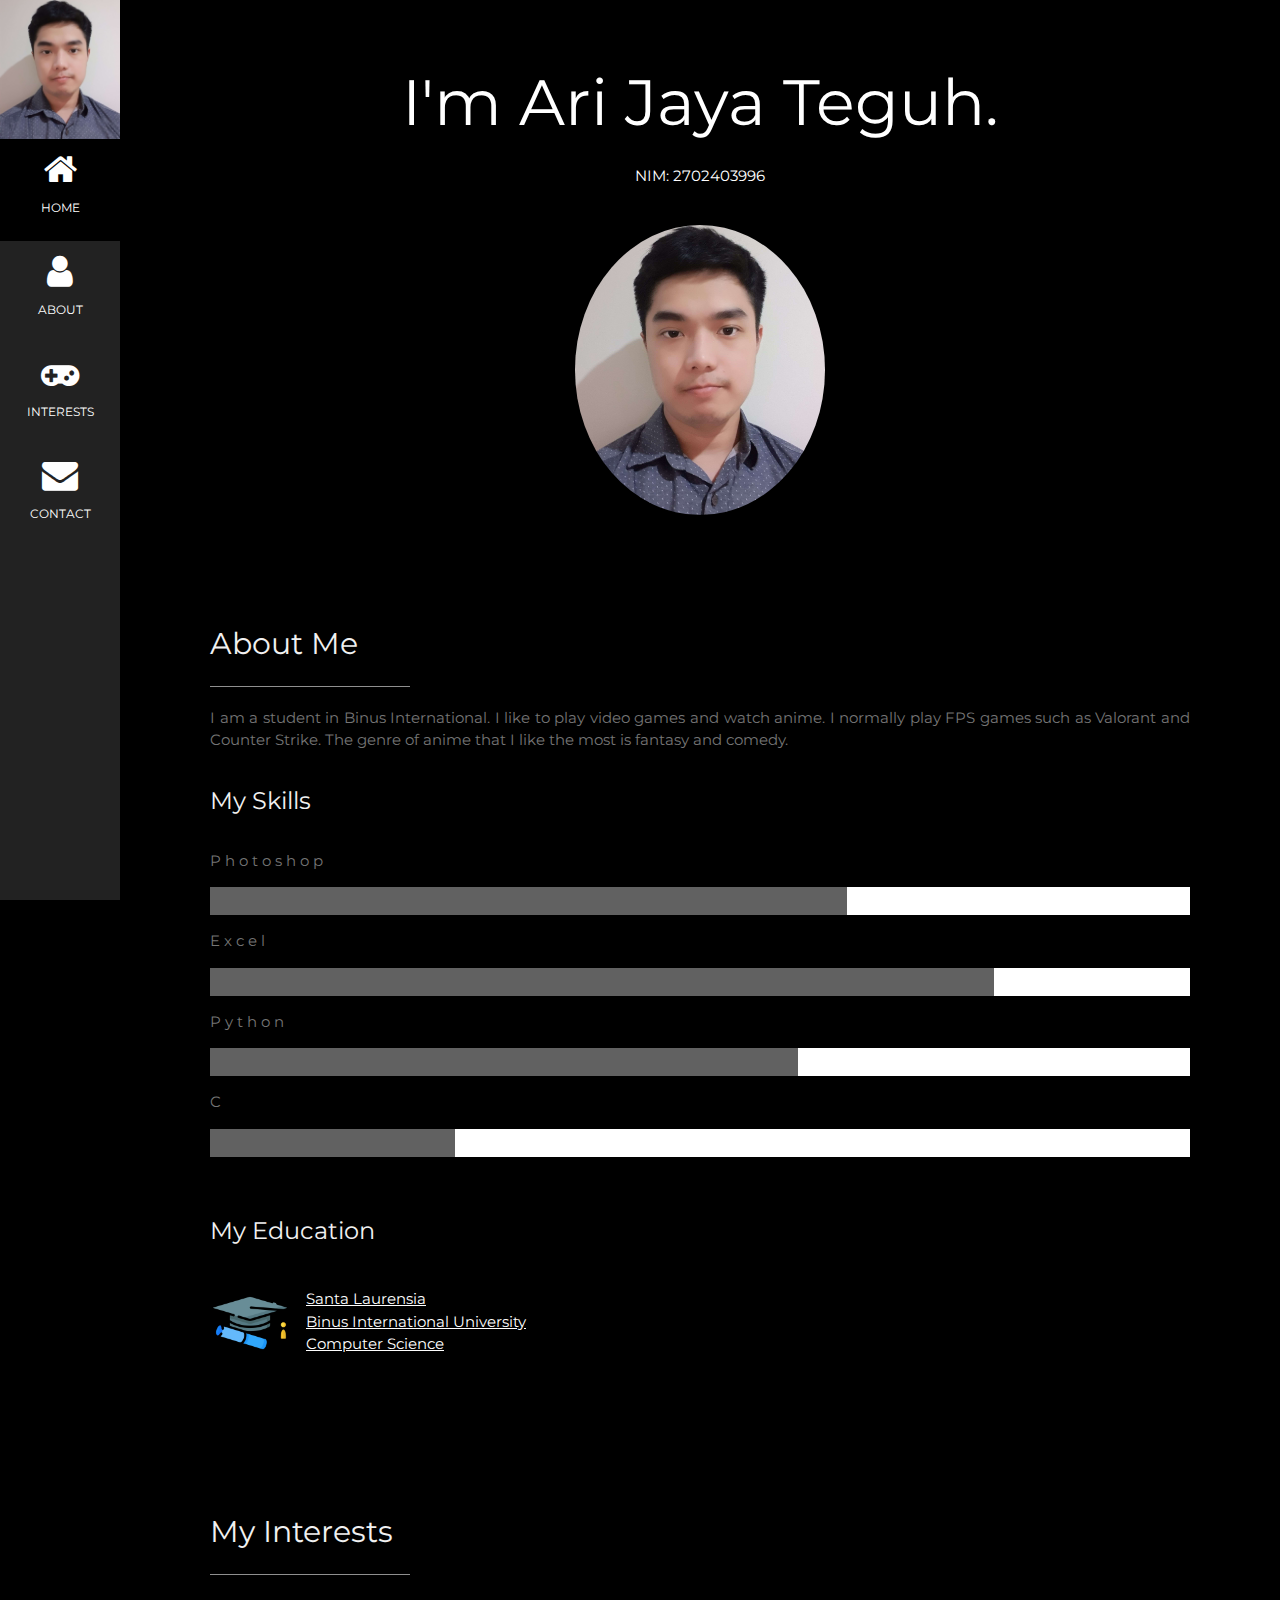
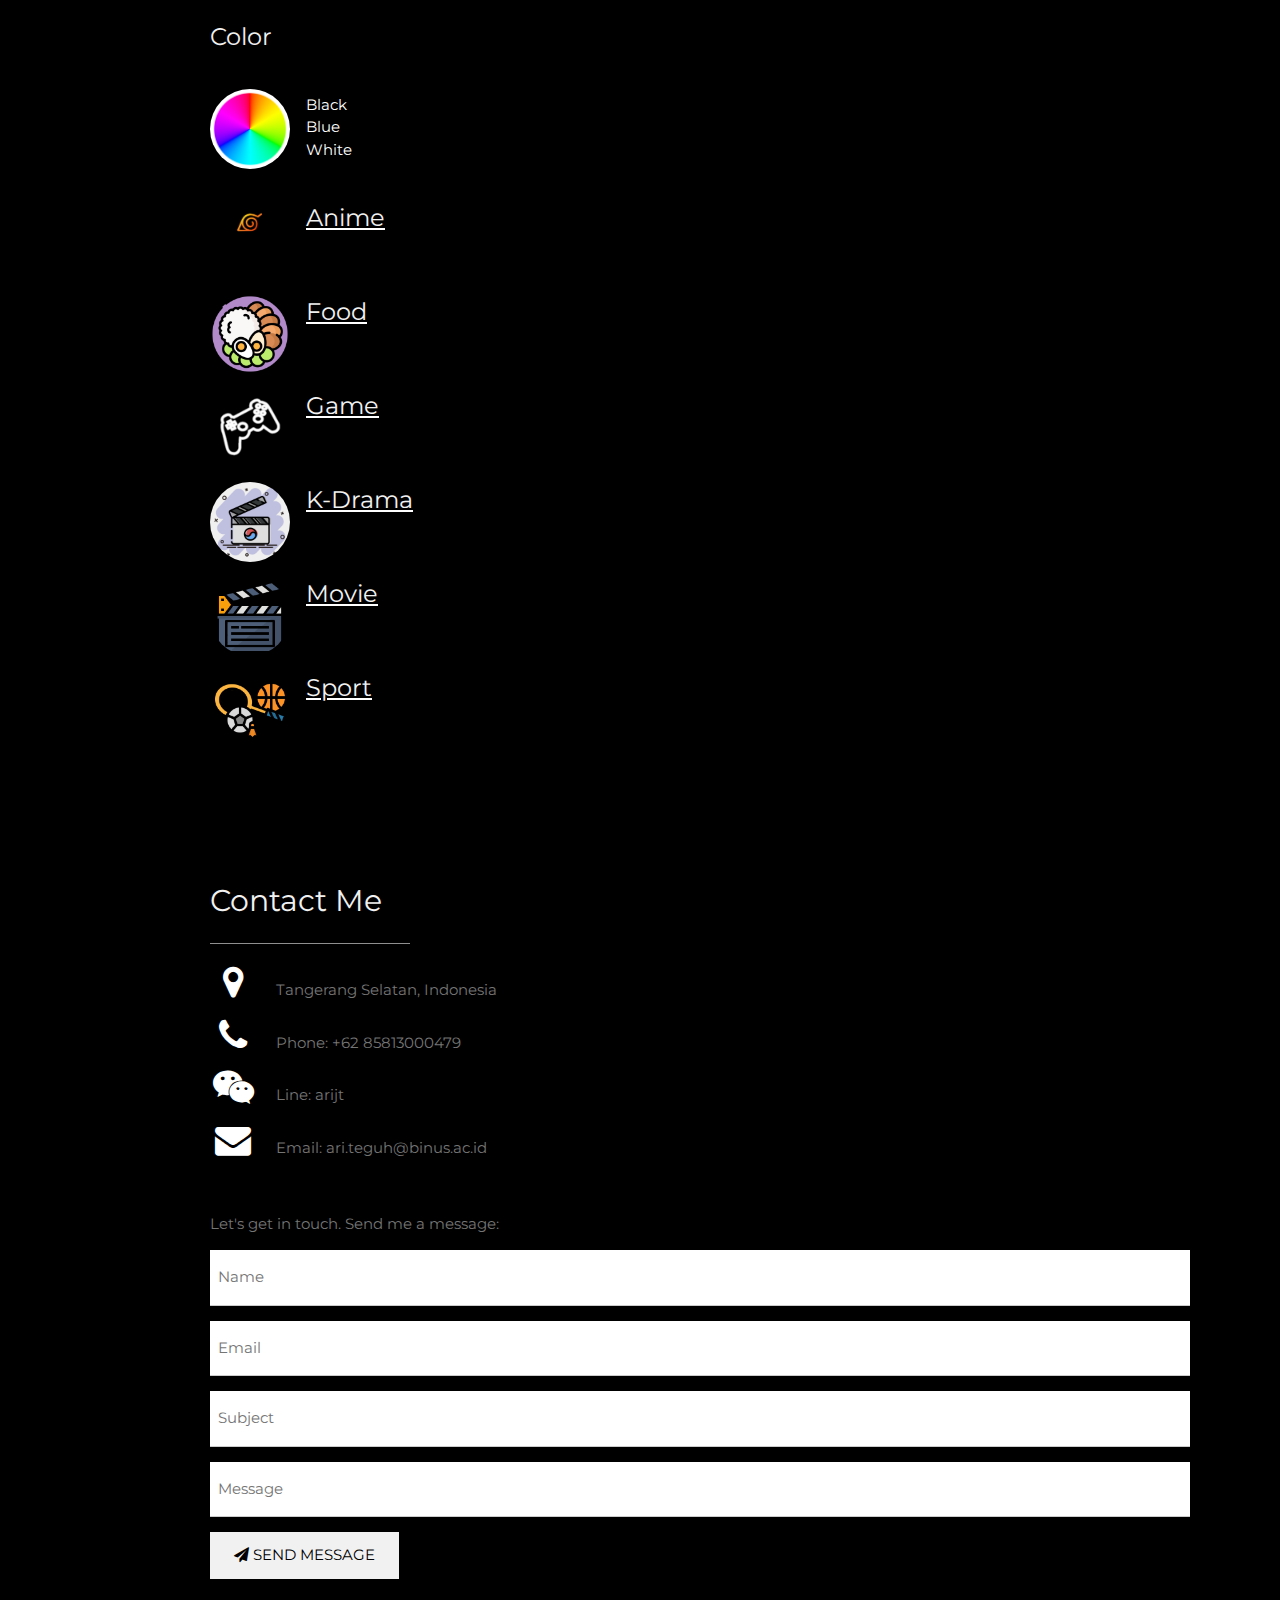
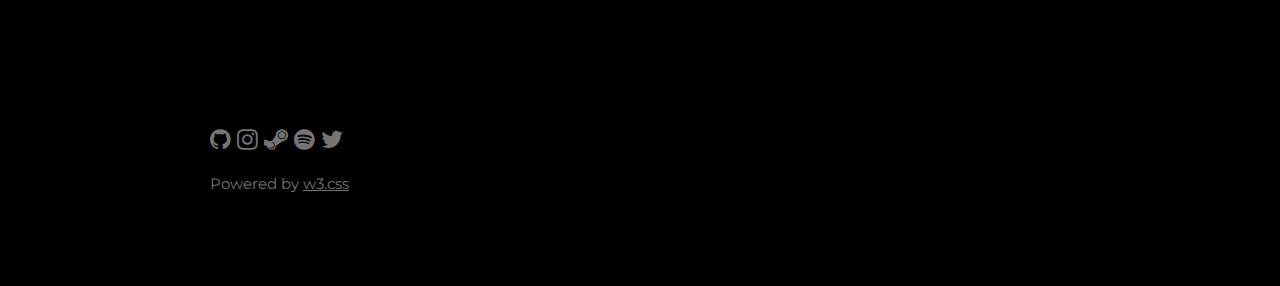
<file: index.html>
<!DOCTYPE html>
<html>

<head>
    <title>My Biodata</title>
    <meta charset="UTF-8">
    <meta name="viewport" content="width=device-width, initial-scale=1">
    <!-- Add these bootstrap from w3Schools -->
    <link rel="stylesheet" href="https://www.w3schools.com/w3css/4/w3.css">
    <link rel="stylesheet" href="https://fonts.googleapis.com/css?family=Montserrat">
    <link rel="stylesheet" href="https://cdnjs.cloudflare.com/ajax/libs/font-awesome/4.7.0/css/font-awesome.min.css">
    <!-- Add these javascript -->
    <script src="script.js"></script>
    <style>
        /* Set the font-family */
        body,
        h1,
        h2,
        h3,
        h4,
        h5,
        h6 {
            font-family: "Montserrat", sans-serif
        }

        /* Set the margin from the bottom 12px */
        .w3-row-padding img {
            margin-bottom: 12px
        }

        /* Set the width of the sidebar to 120px */
        .w3-sidebar {
            width: 120px;
            background: #222;
        }

        /* Hide sections initially */
        .w3-content {
            display: none;
        }

        /* Add smooth transition effect */
        .w3-content {
            transition: opacity 0.5s ease-in-out;
        }

        /* Add a left margin to the "page content" that matches the width of the sidebar (120px) */
        #main {
            margin-left: 120px
        }

        /* Remove margins from "page content" on small screens */
        @media only screen and (max-width: 600px) {
            #main {
                margin-left: 0
            }
        }
    </style>
</head>

<body class="w3-black">
    <!-- Icon Bar (Sidebar - hidden on small screens) -->
    <nav class="w3-sidebar w3-bar-block w3-small w3-hide-small w3-center">
        <!-- Avatar image in top left corner -->
        <img src="profile_pic.jpg" style="width:100%">
        <!-- Link to section of the page -->
        <a href="#home" class="w3-bar-item w3-button w3-padding-large w3-black">
            <!-- Add home icon -->
            <i class="fa fa-home w3-xxlarge"></i>
            <p>HOME</p>
        </a>
        <a href="#about" class="w3-bar-item w3-button w3-padding-large w3-hover-black">
            <i class="fa fa-user w3-xxlarge"></i>
            <p>ABOUT</p>
        </a>
        <a href="#interest" class="w3-bar-item w3-button w3-padding-large w3-hover-black">
            <i class="fa fa-gamepad w3-xxlarge"></i>
            <p>INTERESTS</p>
        </a>
        <a href="#contact" class="w3-bar-item w3-button w3-padding-large w3-hover-black">
            <i class="fa fa-envelope w3-xxlarge"></i>
            <p>CONTACT</p>
        </a>
    </nav>

    <!-- Navbar on small screens (Hidden on medium and large screens) it changes from left to top -->
    <div class="w3-top w3-hide-large w3-hide-medium" id="myNavbar">
        <div class="w3-bar w3-black w3-opacity w3-hover-opacity-off w3-center w3-small">
            <a href="#home" class="w3-bar-item w3-button" style="width:25% !important">HOME</a>
            <a href="#about" class="w3-bar-item w3-button" style="width:25% !important">ABOUT</a>
            <a href="#interest" class="w3-bar-item w3-button" style="width:25% !important">INTERESTs</a>
            <a href="#contact" class="w3-bar-item w3-button" style="width:25% !important">CONTACT</a>
        </div>
    </div>

    <!-- Page Content -->
    <div class="w3-padding-large" id="main">
        <!-- Header/Home -->
        <header class="w3-container w3-padding-32 w3-center w3-black" id="home">
            <!-- Big sentence and the I'm will be gone on smaller screens -->
            <h1 class="w3-jumbo"><span class="w3-hide-small">I'm</span> Ari Jaya Teguh.</h1>
            <p>NIM: 2702403996</p>
            <br>
            <!-- Profile picture size -->
            <img src="profile_pic.jpg" alt="boy" class="w3-image" width="250" style="border-radius: 50%;">
        </header>

        <!-- About Section -->
        <div class="w3-content w3-justify w3-text-grey w3-padding-64" id="about">
            <h2 class="w3-text-light-grey">About Me</h2>
            <!-- The white line under about me -->
            <hr style="width:200px" class="w3-opacity">
            <p>
                I am a student in Binus International. I like to play video games and watch anime.
                I normally play FPS games such as Valorant and Counter Strike.
                The genre of anime that I like the most is fantasy and comedy.
            </p>
            <h3 class="w3-padding-16 w3-text-light-grey">My Skills</h3>
            <p class="w3-wide">Photoshop</p>
            <!-- Make the progress bar which has 65% of the bar grey -->
            <div class="w3-white">
                <div class="w3-dark-grey" style="height:28px;width:65%"></div>
            </div>
            <p class="w3-wide">Excel</p>
            <div class="w3-white">
                <div class="w3-dark-grey" style="height:28px;width:80%"></div>
            </div>
            <p class="w3-wide">Python</p>
            <div class="w3-white">
                <div class="w3-dark-grey" style="height:28px;width:60%"></div>
            </div>
            <p class="w3-wide">C</p>
            <div class="w3-white">
                <div class="w3-dark-grey" style="height:28px;width:25%"></div>
            </div><br>

            <!-- Education -->
            <h3 class="w3-padding-24 w3-text-light-grey">My Education</h3>
            <!-- Education logo -->
            <img src="book.png" alt="Book Icon" class="w3-left w3-circle w3-margin-right" style="width:80px">
            <!-- Links to the education above -->
            <p class="w3-text-white">
                <a href="https://www.santa-laurensia.com" target="_blank" class="w3-hover-text-aqua">Santa
                    Laurensia</a>
                <br>
                <a href="https://international.binus.ac.id" target="_blank" class="w3-hover-text-aqua">Binus
                    International University</a>
                <br>
                <a href="https://international.binus.ac.id/computer-science/" target="_blank"
                    class="w3-hover-text-aqua">Computer Science</a>
            </p>
            <!-- End About Section -->
        </div>

        <!-- Interest Section -->
        <div class="w3-padding-64 w3-content" id="interest">
            <h2 class="w3-text-light-grey">My Interests</h2>
            <!-- Add the line -->
            <hr style="width:200px" class="w3-opacity">
            <!-- Add pictures icon and links to other page  -->
            <div>
                <h3 class="w3-padding-24 w3-text-light-grey">Color</h3>
                <img src="color.png" alt="Color Icon" class="w3-left w3-circle w3-margin-right" style="width:80px">
                <p>Black <br> Blue <br> White</p>
                <!-- The color of the text is light grey and change to aqua when crusor is hovered over it, also adds padding -->
                <a href="anime_W3.html">
                    <h3 class="w3-padding-24 w3-text-light-grey w3-hover-text-aqua">
                        Anime
                        <img src=" anime.png" alt="Anime Icon" class="w3-left w3-circle w3-margin-right"
                            style="width:80px">
                    </h3>
                </a>
                <a href="food_W3.html">
                    <h3 class="w3-padding-24 w3-text-light-grey w3-hover-text-aqua">
                        Food
                        <img src="food.png" alt="Food Icon" class="w3-left w3-circle w3-margin-right"
                            style="width:80px">
                    </h3>
                </a>
                <a href="game_W3.html">
                    <h3 class="w3-padding-24 w3-text-light-grey w3-hover-text-aqua">
                        Game
                        <img src="game.png" alt="Game Icon" class="w3-left w3-circle w3-margin-right"
                            style="width:80px">
                    </h3>
                </a>
                <a href="kdrama_W3.html">
                    <h3 class="w3-padding-24 w3-text-light-grey w3-hover-text-aqua">
                        K-Drama
                        <img src="kdrama.png" alt="Kdrama Icon" class="w3-left w3-circle w3-margin-right"
                            style="width:80px">
                    </h3>
                </a>
                <a href="movie_W3.html">
                    <h3 class="w3-padding-24 w3-text-light-grey w3-hover-text-aqua">
                        Movie
                        <img src="movie.png" alt="Movie Icon" class="w3-left w3-circle w3-margin-right"
                            style="width:80px">
                    </h3>
                </a>
                <a href="sport_W3.html">
                    <h3 class="w3-padding-24 w3-text-light-grey w3-hover-text-aqua">
                        Sport
                        <img src="sport.png" alt="Sport Icon" class="w3-left w3-circle w3-margin-right"
                            style="width:80px">
                    </h3>
                </a>
            </div>
            <!-- End Interest Section -->
        </div>

        <!-- Contact Section -->
        <div class="w3-padding-64 w3-content w3-text-grey" id="contact">
            <h2 class="w3-text-light-grey">Contact Me</h2>
            <!-- Adds a line under Contact Me text  -->
            <hr style="width:200px" class="w3-opacity">

            <div class="w3-section">
                <!-- Shows icon and text and add margin to align the text cleanly -->
                <p><i class="fa fa-map-marker fa-fw w3-text-white w3-xxlarge w3-margin-right"></i> Tangerang
                    Selatan,
                    Indonesia</p>
                <p><i class="fa fa-phone fa-fw w3-text-white w3-xxlarge w3-margin-right"></i> Phone: +62 85813000479
                </p>
                <p><i class="fa fa-wechat fa-fw w3-text-white w3-xxlarge w3-margin-right"></i> Line: arijt</p>
                <p><i class="fa fa-envelope fa-fw w3-text-white w3-xxlarge w3-margin-right"> </i> Email:
                    ari.teguh@binus.ac.id</p>
            </div><br>
            <p>Let's get in touch. Send me a message:</p>
            <!-- Form that will redirect to different tab -->
            <form action="/action_page.php" target="_blank">
                <!-- Add an input that has what the input is about inside the input (placeholder)  -->
                <p><input class="w3-input w3-padding-16" type="text" placeholder="Name" required name="Name"></p>
                <p><input class="w3-input w3-padding-16" type="email" placeholder="Email" required name="Email"></p>
                <p><input class="w3-input w3-padding-16" type="text" placeholder="Subject" required name="Subject">
                </p>
                <p><input class="w3-input w3-padding-16" type="text" placeholder="Message" required name="Message">
                </p>
                <!-- Button with a paper plane icon -->
                <p>
                    <button class="w3-button w3-light-grey w3-padding-large" type="submit">
                        <i class="fa fa-paper-plane"></i> SEND MESSAGE
                    </button>
                </p>
            </form>
            <!-- End Contact Section -->
        </div>

        <!-- Footer -->
        <footer class="w3-content w3-padding-64 w3-text-grey w3-xlarge">
            <!-- Link the icon to another website which goes into a new tab when clicked, and becomes darker when hovered -->
            <a href="https://github.com/Spacebone31?tab=repositories" target="_blank"><i
                    class="fa fa-github w3-hover-opacity"></i></a>
            <a href="https://www.instagram.com/arijayateguh/" target="_blank"><i
                    class="fa fa-instagram w3-hover-opacity"></i></a>
            <a href="https://steamcommunity.com/profiles/76561198154221784/" target="_blank"><i
                    class="fa fa-steam w3-hover-opacity"></i></a>
            <a href="https://open.spotify.com/user/hardlife3108" target="_blank"><i
                    class="fa fa-spotify w3-hover-opacity"></i></a>
            <a href="https://twitter.com/Spacebone31" target="_blank"><i class="fa fa-twitter w3-hover-opacity"></i></a>
            <!-- Template Resources (bootstrap) (https://www.w3schools.com/w3css/tryit.asp?filename=tryw3css_templates_dark_portfolio&stacked=h)-->
            <p class="w3-medium">Powered by <a href="https://www.w3schools.com/w3css/default.asp" target="_blank"
                    class="w3-hover-text-green">w3.css</a></p>
            <!-- End footer -->
        </footer>
        <!-- END PAGE CONTENT -->
    </div>

</body>

</html>
</file>
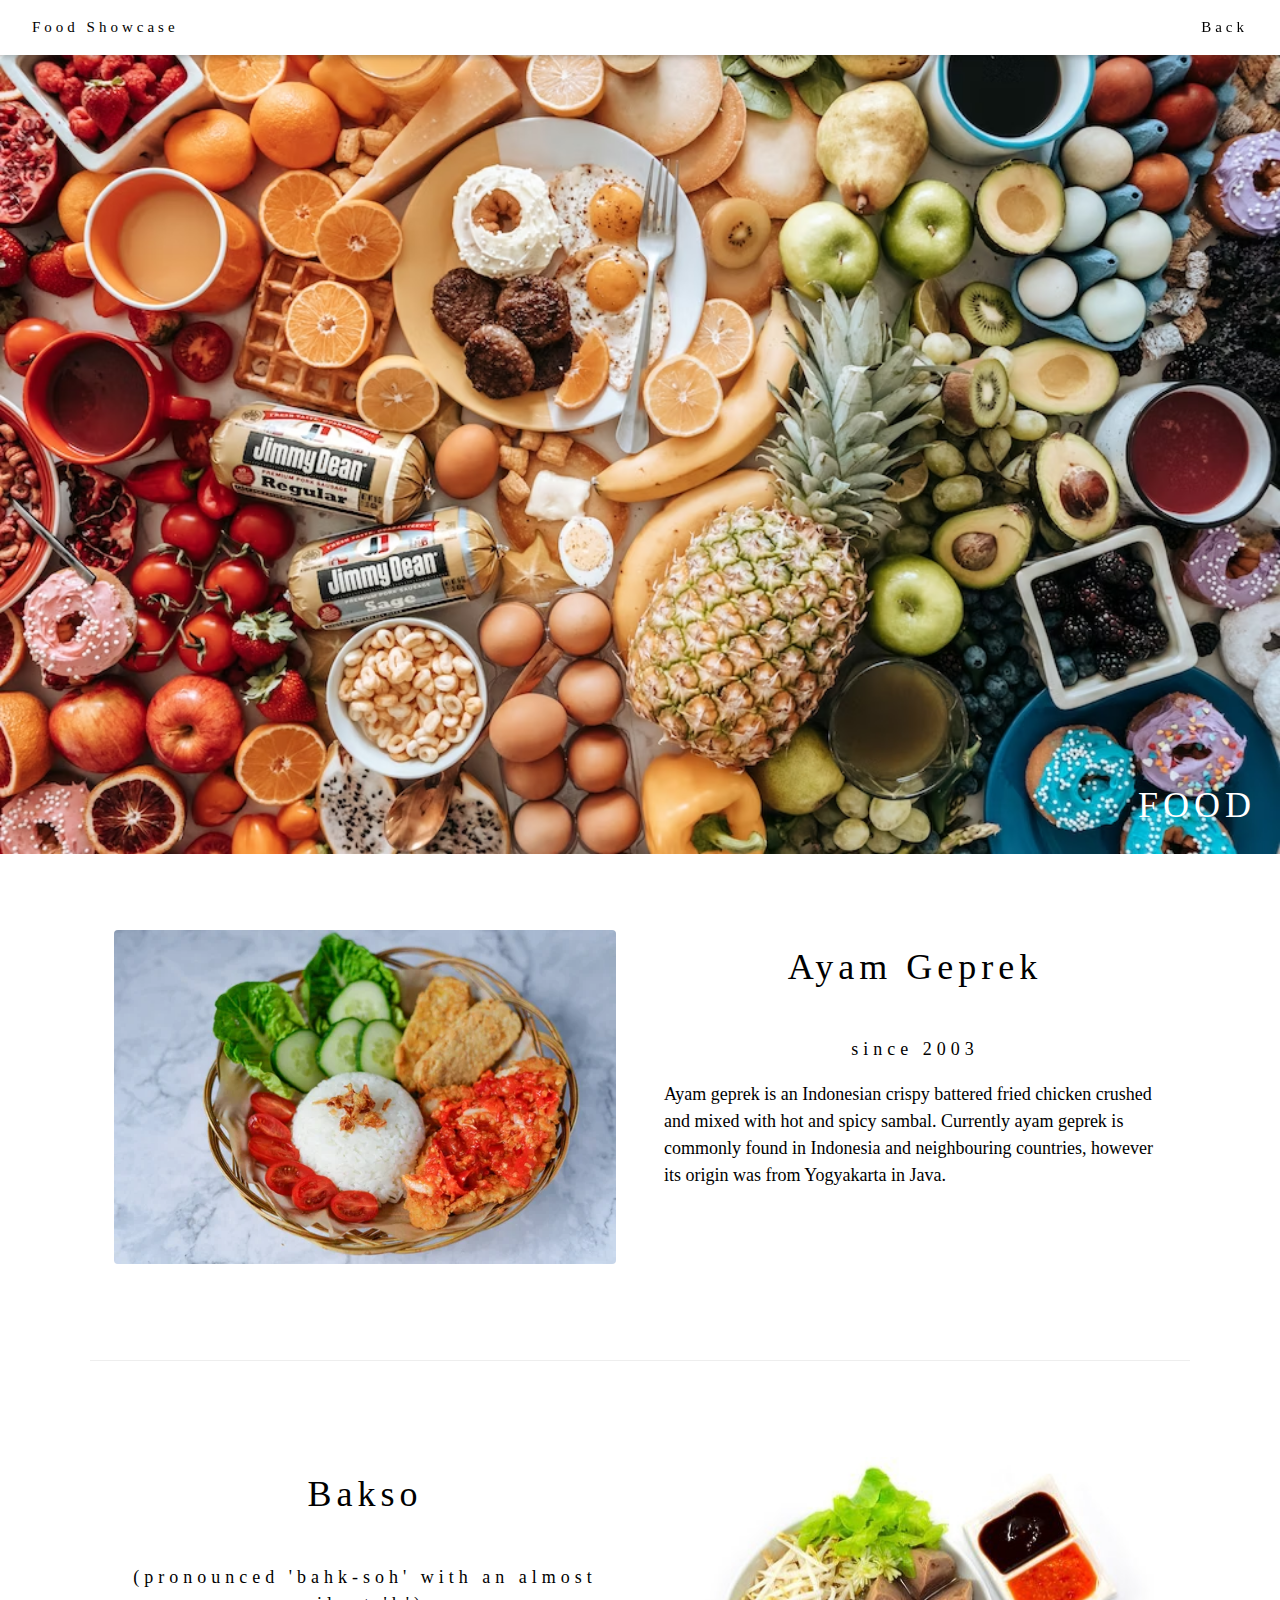
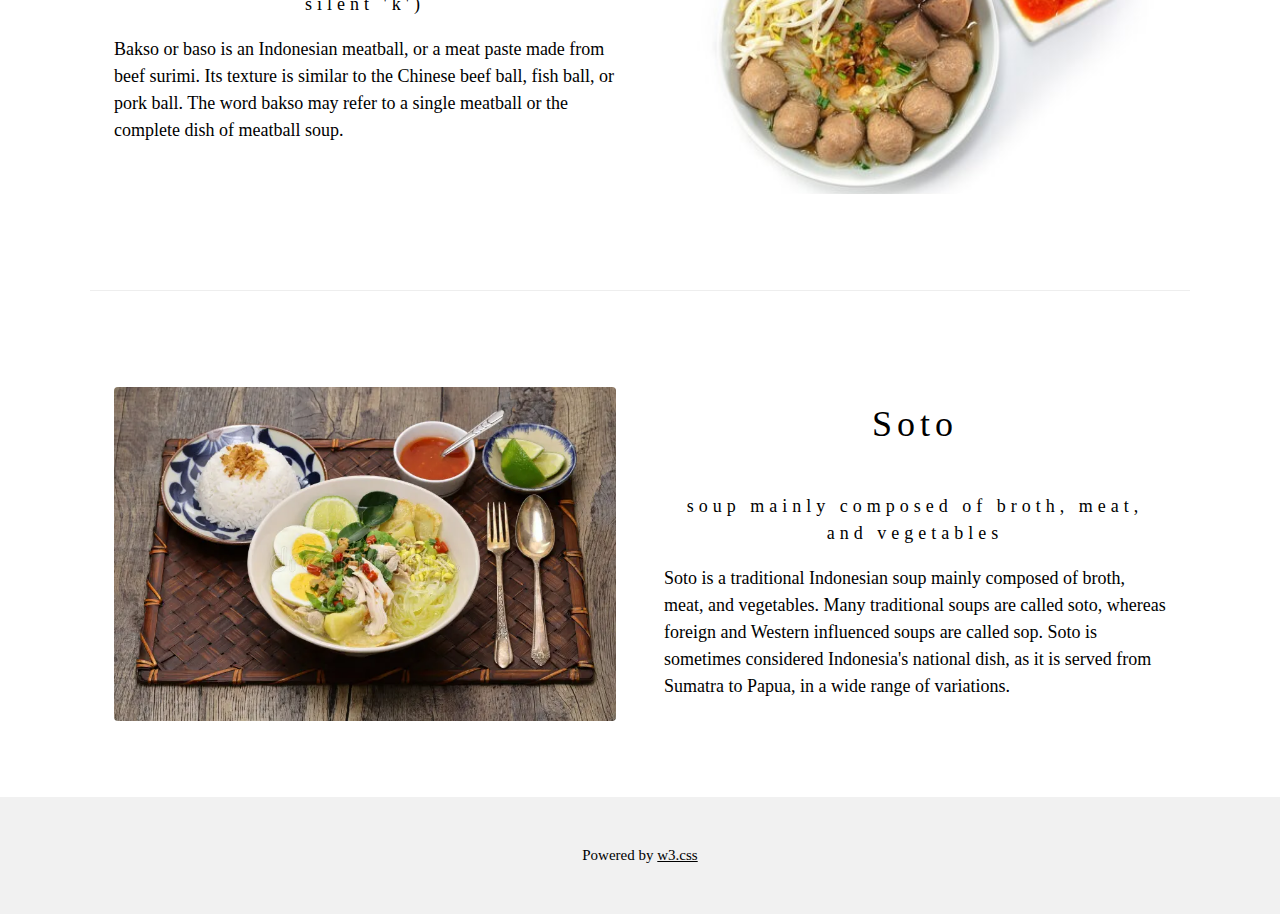
<file: food_W3.html>
<!DOCTYPE html>
<html>
    <head>
        <title>Favorite Food Showcase</title>
        <meta charset="UTF-8">
        <meta name="viewport" content="width=device-width, initial-scale=1">
        <link rel="stylesheet" href="https://www.w3schools.com/w3css/4/w3.css">
        <style>
            body {font-family: "Times New Roman", Georgia, Serif;}
            h1, h2, h3, h4, h5, h6 {
                font-family: "Playfair Display";
                letter-spacing: 5px;
            }
        </style>
    </head>
    <body>
        <!-- Navbar (sit on top) -->
        <div class="w3-top">
            <div class="w3-bar w3-white w3-padding w3-card" style="letter-spacing:4px;">
                <a href="#home" class="w3-bar-item w3-button">Food Showcase</a>
                <!-- Right-sided navbar links. Hide them on small screens -->
                <div class="w3-right">
                    <a href="index.html" class="w3-bar-item w3-button">Back</a>
                </div>
            </div>
        </div>

        <!-- Header -->
        <header class="w3-display-container w3-content w3-wide" style="max-width:1600px;min-width:500px" id="home">
            <img class="w3-image" src="food.jpg" alt="Food Background" width="1600" height="800">
            <div class="w3-display-bottomright w3-padding-large">
                <h1 class="w3-xxlarge w3-text-white">FOOD</h1>
            </div>
        </header>

        <!-- Page content -->
        <div class="w3-content" style="max-width:1100px">
            <!-- About Section -->
            <div class="w3-row w3-padding-64" id="about">
                <div class="w3-col m6 w3-padding-large w3-hide-small">
                    <img src="geprek.jpg" class="w3-round w3-image" alt="Ayam Geprek" width="600" height="750">
                </div>

                <div class="w3-col m6 w3-padding-large">
                    <h1 class="w3-center">Ayam Geprek</h1><br>
                    <h5 class="w3-center">since 2003</h5>
                    <p class="w3-large">Ayam geprek is an Indonesian crispy battered fried chicken crushed and mixed with hot and 
                        spicy sambal. Currently ayam geprek is commonly found in Indonesia and neighbouring countries, however its 
                        origin was from Yogyakarta in Java.</p>
                </div>
            </div>
            <hr>
            <div class="w3-row w3-padding-64" id="about">
                <div class="w3-col m6 w3-padding-large w3-hide-small w3-right">
                    <img src="bakso.jpg" class="w3-round w3-image" alt="Bakso" width="600" height="750">
                </div>

                <div class="w3-col m6 w3-padding-large w3-left">
                    <h1 class="w3-center">Bakso</h1><br>
                    <h5 class="w3-center">(pronounced 'bahk-soh' with an almost silent 'k')</h5>
                    <p class="w3-large">Bakso or baso is an Indonesian meatball, or a meat paste made from beef surimi. Its texture 
                        is similar to the Chinese beef ball, fish ball, or pork ball. The word bakso may refer to a single meatball 
                        or the complete dish of meatball soup.</p>
                </div>
            </div>
            <hr>
            <div class="w3-row w3-padding-64" id="about">
                <div class="w3-col m6 w3-padding-large w3-hide-small">
                    <img src="soto.jpg" class="w3-round w3-image" alt="Soto" width="600" height="750">
                </div>

                <div class="w3-col m6 w3-padding-large">
                    <h1 class="w3-center">Soto</h1><br>
                    <h5 class="w3-center">soup mainly composed of broth, meat, and vegetables</h5>
                    <p class="w3-large">Soto is a traditional Indonesian soup mainly composed of broth, meat, and vegetables. 
                        Many traditional soups are called soto, whereas foreign and Western influenced soups are called sop. 
                        Soto is sometimes considered Indonesia's national dish, as it is served from Sumatra to Papua, in a wide 
                        range of variations.</p>
                </div>
            </div> 
        <!-- End page content -->
        </div>
        <!-- Footer -->
        <footer class="w3-center w3-light-grey w3-padding-32">
            <p>Powered by <a href="https://www.w3schools.com/w3css/default.asp" title="W3.CSS" target="_blank" class="w3-hover-text-green">w3.css</a></p>
        </footer>
    </body>
</html>
</file>
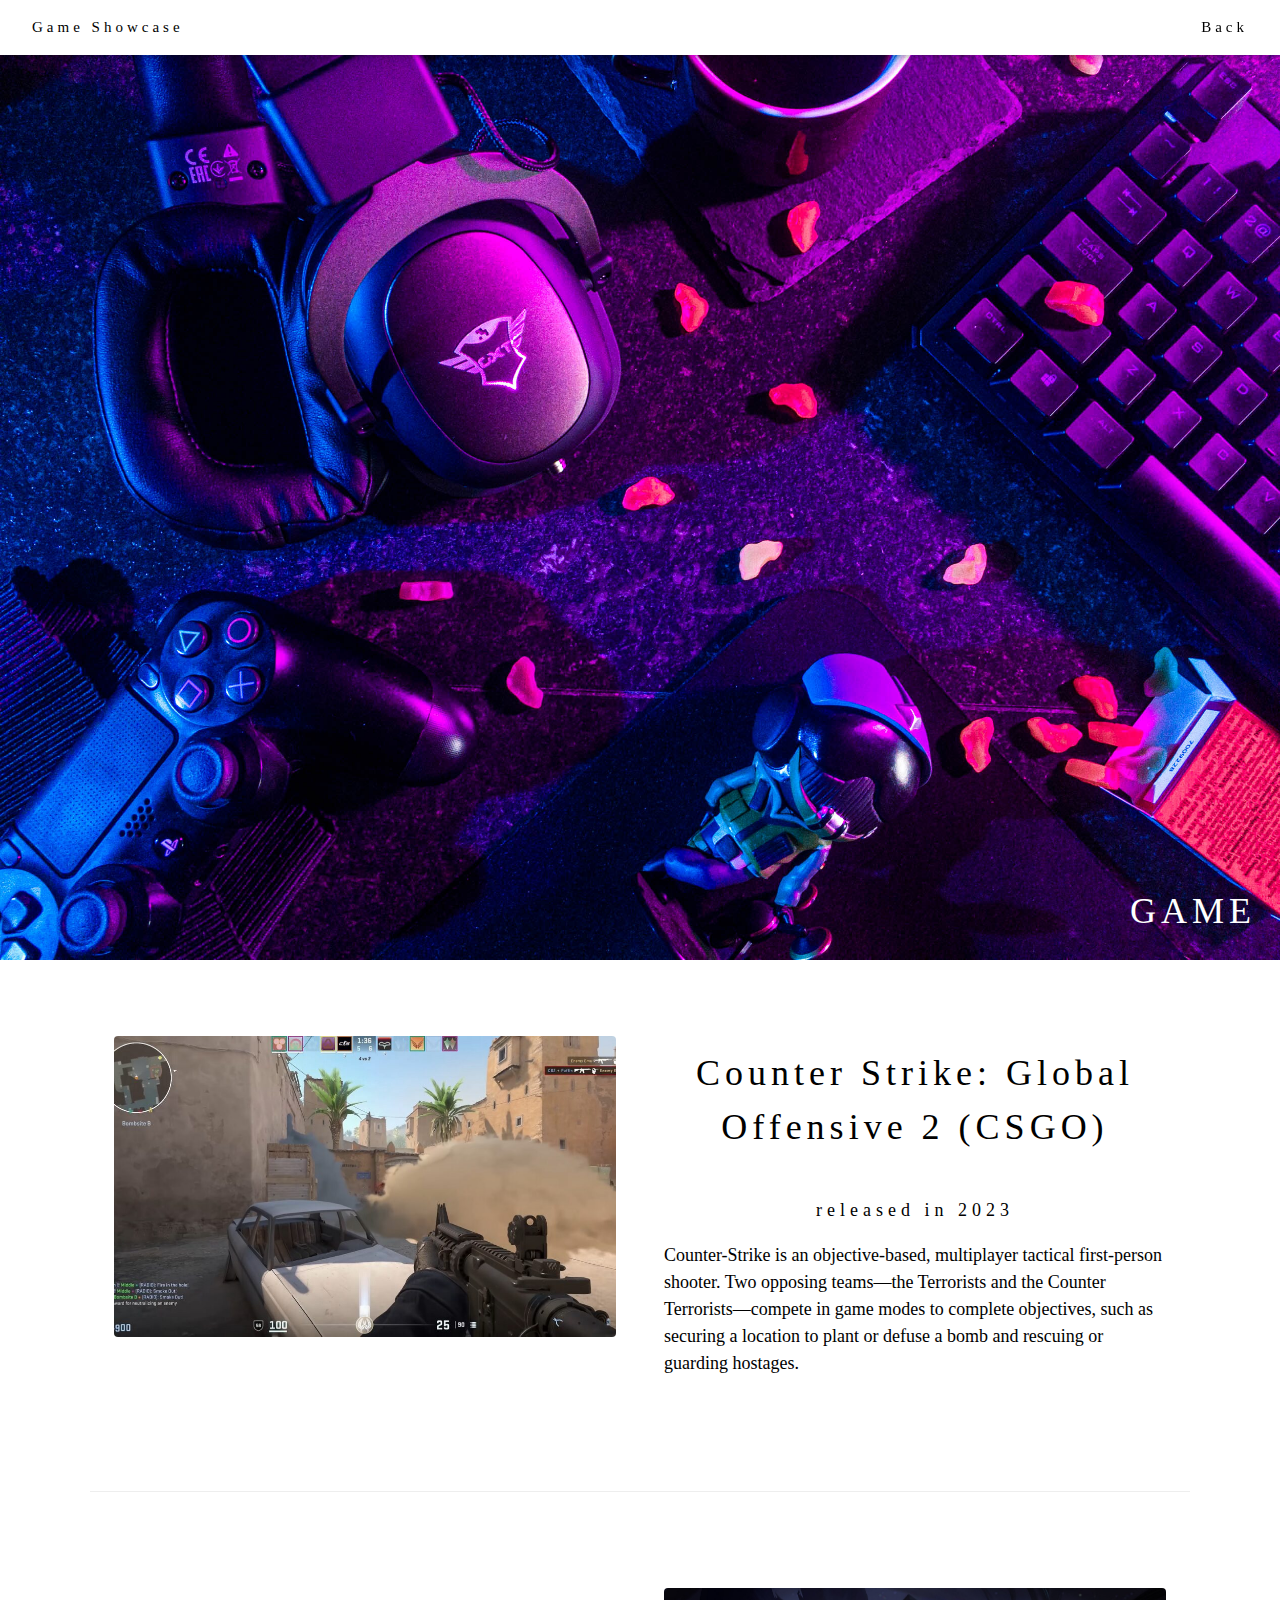
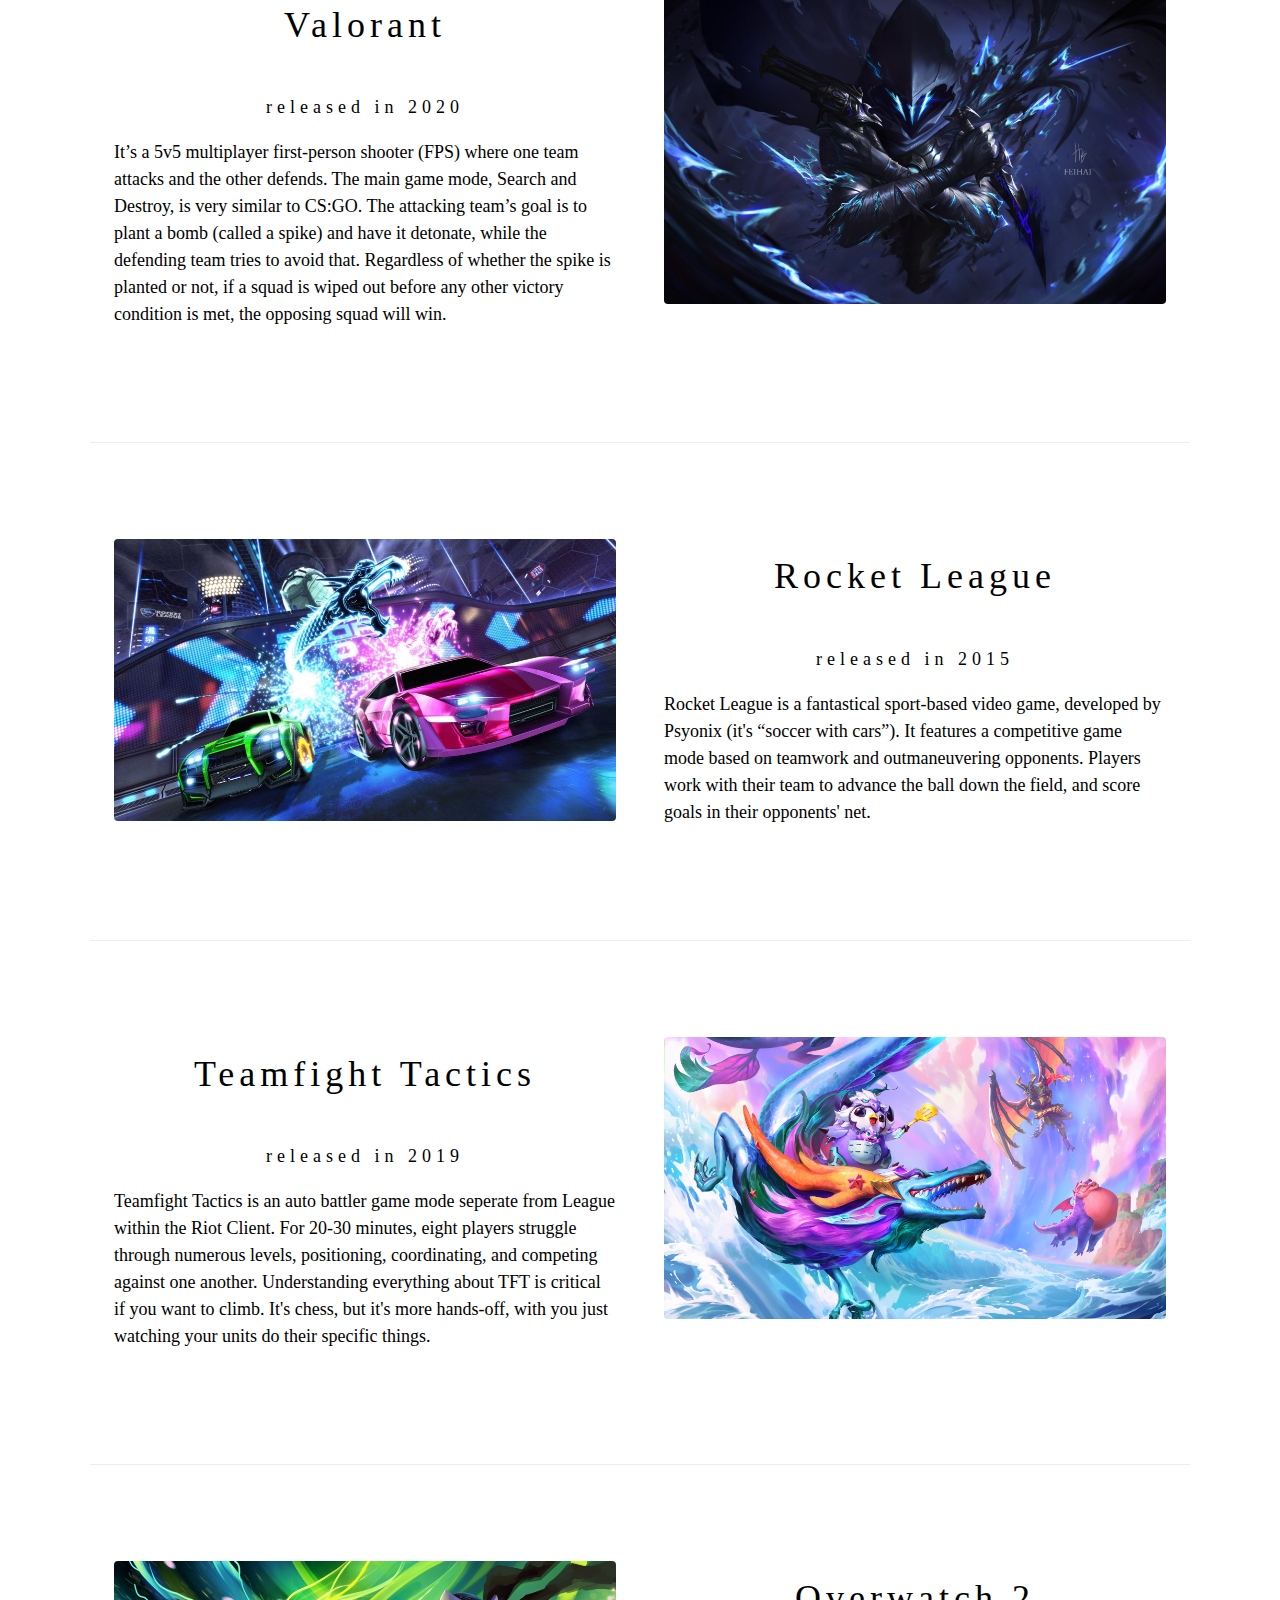
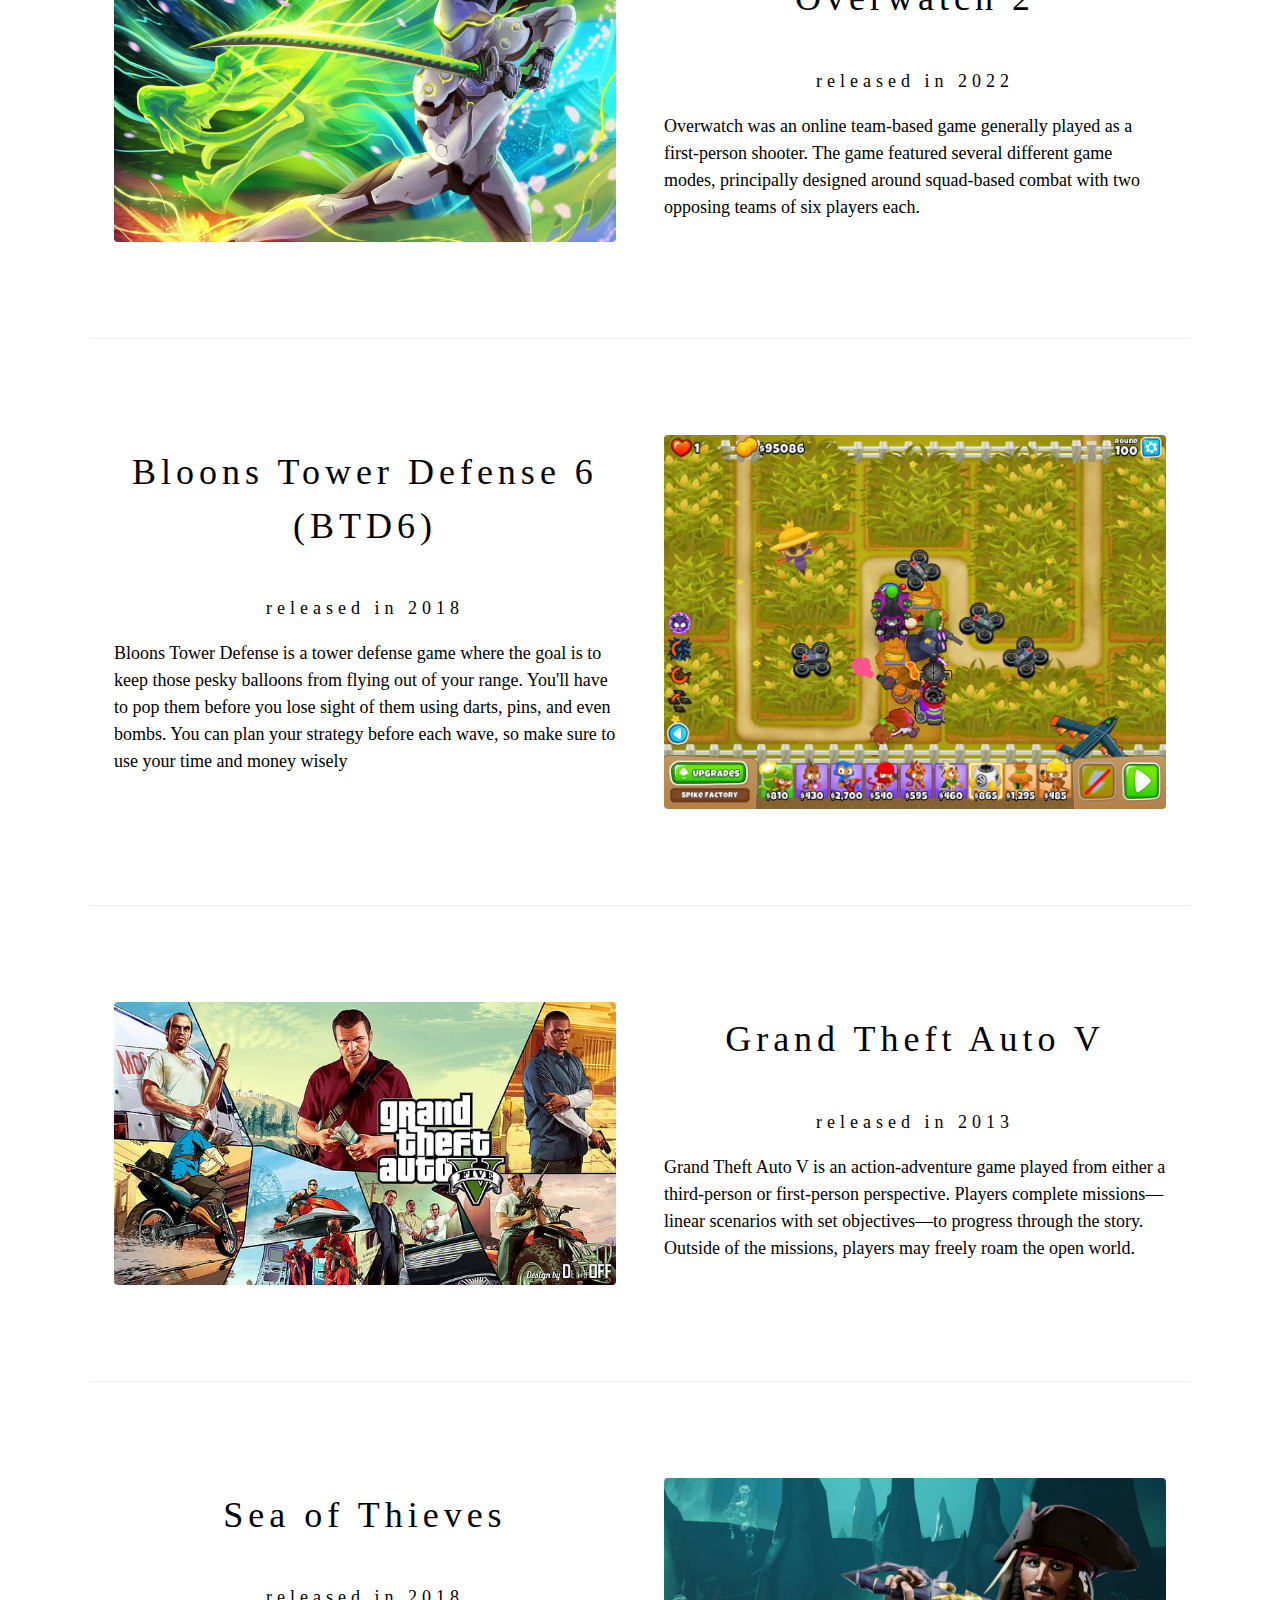
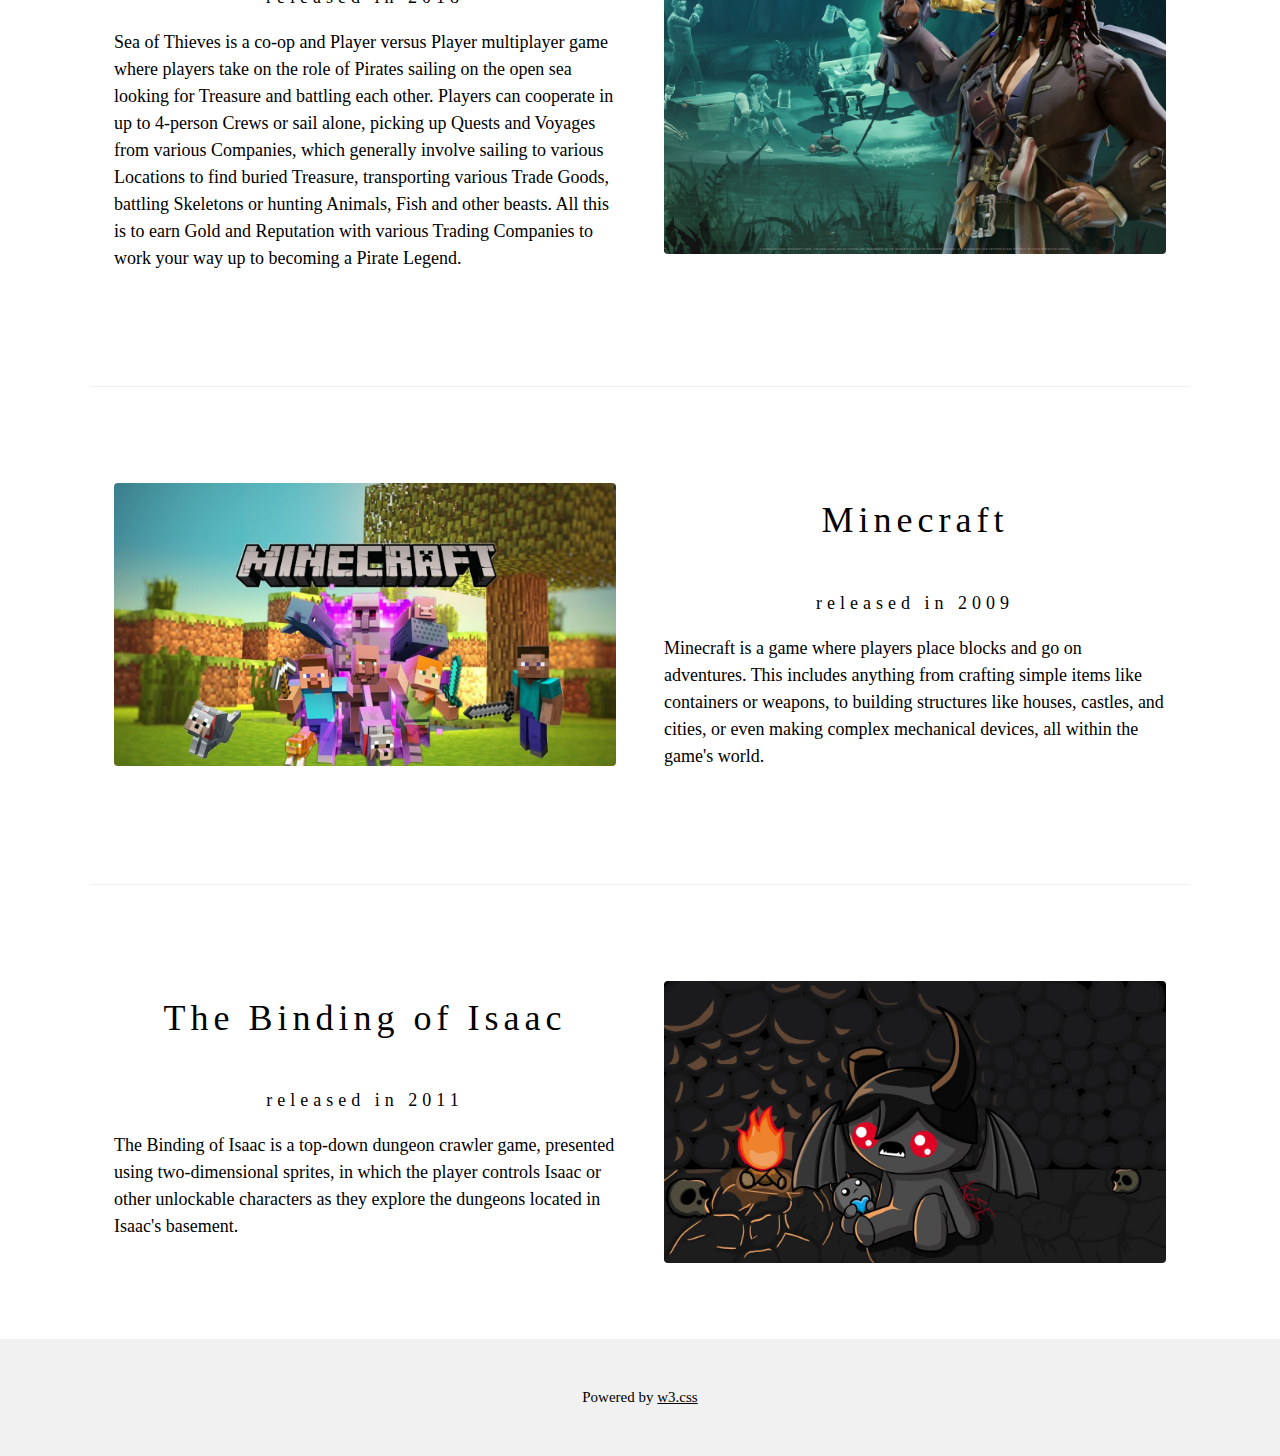
<file: game_W3.html>
<!DOCTYPE html>
<html>
    <head>
        <title>Favorite Game Showcase</title>
        <meta charset="UTF-8">
        <meta name="viewport" content="width=device-width, initial-scale=1">
        <link rel="stylesheet" href="https://www.w3schools.com/w3css/4/w3.css">
        <style>
            body {font-family: "Times New Roman", Georgia, Serif;}
            h1, h2, h3, h4, h5, h6 {
                font-family: "Playfair Display";
                letter-spacing: 5px;
            }
        </style>
    </head>
    <body>
        <!-- Navbar (sit on top) -->
        <div class="w3-top">
            <div class="w3-bar w3-white w3-padding w3-card" style="letter-spacing:4px;">
                <a href="#home" class="w3-bar-item w3-button">Game Showcase</a>
                <!-- Right-sided navbar links. Hide them on small screens -->
                <div class="w3-right">
                    <a href="index.html" class="w3-bar-item w3-button">Back</a>
                </div>
            </div>
        </div>

        <!-- Header -->
        <header class="w3-display-container w3-content w3-wide" style="max-width:1600px;min-width:500px" id="home">
            <img class="w3-image" src="game.jpeg" alt="Anime Background" width="1600" height="800">
            <div class="w3-display-bottomright w3-padding-large">
                <h1 class="w3-xxlarge w3-text-white">GAME</h1>
            </div>
        </header>

        <!-- Page content -->
        <div class="w3-content" style="max-width:1100px">
            <!-- About Section -->
            <div class="w3-row w3-padding-64" id="about">
                <div class="w3-col m6 w3-padding-large w3-hide-small">
                    <img src="cs.jpg" class="w3-round w3-image" alt="CSGO" width="600" height="750">
                </div>

                <div class="w3-col m6 w3-padding-large">
                    <h1 class="w3-center">Counter Strike: Global Offensive 2 (CSGO)</h1><br>
                    <h5 class="w3-center">released in 2023</h5>
                    <p class="w3-large">Counter-Strike is an objective-based, multiplayer tactical first-person shooter. 
                        Two opposing teams—the Terrorists and the Counter Terrorists—compete in game modes to complete objectives, 
                        such as securing a location to plant or defuse a bomb and rescuing or guarding hostages.</p>
                </div>
            </div>
            <hr>
            <div class="w3-row w3-padding-64" id="about">
                <div class="w3-col m6 w3-padding-large w3-hide-small w3-right">
                    <img src="valorant.jpg" class="w3-round w3-image" alt="Valorant" width="600" height="750">
                </div>

                <div class="w3-col m6 w3-padding-large w3-left">
                    <h1 class="w3-center">Valorant</h1><br>
                    <h5 class="w3-center">released in 2020</h5>
                    <p class="w3-large">It’s a 5v5 multiplayer first-person shooter (FPS) where one team attacks and the other 
                        defends. The main game mode, Search and Destroy, is very similar to CS:GO. The attacking team’s goal is to 
                        plant a bomb (called a spike) and have it detonate, while the defending team tries to avoid that. 
                        Regardless of whether the spike is planted or not, if a squad is wiped out before any other victory 
                        condition is met, the opposing squad will win.</p>
                </div>
            </div>
            <hr>
            <div class="w3-row w3-padding-64" id="about">
                <div class="w3-col m6 w3-padding-large w3-hide-small">
                    <img src="rl.jpg" class="w3-round w3-image" alt="RL" width="600" height="750">
                </div>

                <div class="w3-col m6 w3-padding-large">
                    <h1 class="w3-center">Rocket League</h1><br>
                    <h5 class="w3-center">released in 2015</h5>
                    <p class="w3-large">Rocket League is a fantastical sport-based video game, developed by Psyonix 
                        (it's “soccer with cars”). It features a competitive game mode based on teamwork and outmaneuvering 
                        opponents. Players work with their team to advance the ball down the field, and score goals in their 
                        opponents' net.</p>
                </div>
            </div>
            <hr>
            <div class="w3-row w3-padding-64" id="about">
                <div class="w3-col m6 w3-padding-large w3-hide-small w3-right">
                    <img src="tft.jpg" class="w3-round w3-image" alt="TFT" width="600" height="750">
                </div>

                <div class="w3-col m6 w3-padding-large w3-left">
                    <h1 class="w3-center">Teamfight Tactics</h1><br>
                    <h5 class="w3-center">released in 2019</h5>
                    <p class="w3-large">Teamfight Tactics is an auto battler game mode seperate from League within the Riot Client. 
                        For 20-30 minutes, eight players struggle through numerous levels, positioning, coordinating, and competing 
                        against one another. Understanding everything about TFT is critical if you want to climb. It's chess, but 
                        it's more hands-off, with you just watching your units do their specific things.</p>
                </div>
            </div>
            <hr>
            <div class="w3-row w3-padding-64" id="about">
                <div class="w3-col m6 w3-padding-large w3-hide-small">
                    <img src="overwatch.png" class="w3-round w3-image" alt="Overwatch" width="600" height="750">
                </div>

                <div class="w3-col m6 w3-padding-large">
                    <h1 class="w3-center">Overwatch 2</h1><br>
                    <h5 class="w3-center">released in 2022</h5>
                    <p class="w3-large">Overwatch was an online team-based game generally played as a first-person shooter. 
                        The game featured several different game modes, principally designed around squad-based combat with 
                        two opposing teams of six players each.</p>
                </div>
            </div>
            <hr>
            <div class="w3-row w3-padding-64" id="about">
                <div class="w3-col m6 w3-padding-large w3-hide-small w3-right">
                    <img src="bloons.jpg" class="w3-round w3-image" alt="BTD6" width="600" height="750">
                </div>

                <div class="w3-col m6 w3-padding-large w3-left">
                    <h1 class="w3-center">Bloons Tower Defense 6 (BTD6)</h1><br>
                    <h5 class="w3-center">released in 2018</h5>
                    <p class="w3-large">Bloons Tower Defense is a tower defense game where the goal is to keep those pesky balloons 
                        from flying out of your range. You'll have to pop them before you lose sight of them using darts, pins, and 
                        even bombs. You can plan your strategy before each wave, so make sure to use your time and money wisely</p>
                </div>
            </div>
            <hr>
            <div class="w3-row w3-padding-64" id="about">
                <div class="w3-col m6 w3-padding-large w3-hide-small">
                    <img src="gta5.jpg" class="w3-round w3-image" alt="GTAV" width="600" height="750">
                </div>

                <div class="w3-col m6 w3-padding-large">
                    <h1 class="w3-center">Grand Theft Auto V</h1><br>
                    <h5 class="w3-center">released in 2013</h5>
                    <p class="w3-large">Grand Theft Auto V is an action-adventure game played from either a third-person or 
                        first-person perspective. Players complete missions—linear scenarios with set objectives—to progress 
                        through the story. Outside of the missions, players may freely roam the open world.</p>
                </div>
            </div>
            <hr>
            <div class="w3-row w3-padding-64" id="about">
                <div class="w3-col m6 w3-padding-large w3-hide-small w3-right">
                    <img src="sot.jpg" class="w3-round w3-image" alt="SoT" width="600" height="750">
                </div>

                <div class="w3-col m6 w3-padding-large w3-left">
                    <h1 class="w3-center">Sea of Thieves</h1><br>
                    <h5 class="w3-center">released in 2018</h5>
                    <p class="w3-large">Sea of Thieves is a co-op and Player versus Player multiplayer game where players take on 
                        the role of Pirates sailing on the open sea looking for Treasure and battling each other. Players can 
                        cooperate in up to 4-person Crews or sail alone, picking up Quests and Voyages from various Companies, 
                        which generally involve sailing to various Locations to find buried Treasure, transporting various Trade 
                        Goods, battling Skeletons or hunting Animals, Fish and other beasts. All this is to earn Gold and 
                        Reputation with various Trading Companies to work your way up to becoming a Pirate Legend.</p>
                </div>
            </div>
            <hr>
            <div class="w3-row w3-padding-64" id="about">
                <div class="w3-col m6 w3-padding-large w3-hide-small">
                    <img src="minecraft.jpg" class="w3-round w3-image" alt="Minecraft" width="600" height="750">
                </div>

                <div class="w3-col m6 w3-padding-large">
                    <h1 class="w3-center">Minecraft</h1><br>
                    <h5 class="w3-center">released in 2009</h5>
                    <p class="w3-large">Minecraft is a game where players place blocks and go on adventures. This includes anything 
                        from crafting simple items like containers or weapons, to building structures like houses, castles, and 
                        cities, or even making complex mechanical devices, all within the game's world.</p>
                </div>
            </div>
            <hr>
            <div class="w3-row w3-padding-64" id="about">
                <div class="w3-col m6 w3-padding-large w3-hide-small w3-right">
                    <img src="isaac.jpg" class="w3-round w3-image" alt="Binding of Isaac" width="600" height="750">
                </div>

                <div class="w3-col m6 w3-padding-large w3-left">
                    <h1 class="w3-center">The Binding of Isaac</h1><br>
                    <h5 class="w3-center">released in 2011</h5>
                    <p class="w3-large">The Binding of Isaac is a top-down dungeon crawler game, presented using two-dimensional 
                        sprites, in which the player controls Isaac or other unlockable characters as they explore the dungeons 
                        located in Isaac's basement.</p>
                </div>
            </div>
        <!-- End page content -->
        </div>
        <!-- Footer -->
        <footer class="w3-center w3-light-grey w3-padding-32">
            <p>Powered by <a href="https://www.w3schools.com/w3css/default.asp" title="W3.CSS" target="_blank" class="w3-hover-text-green">w3.css</a></p>
        </footer>
    </body>
</html>
</file>
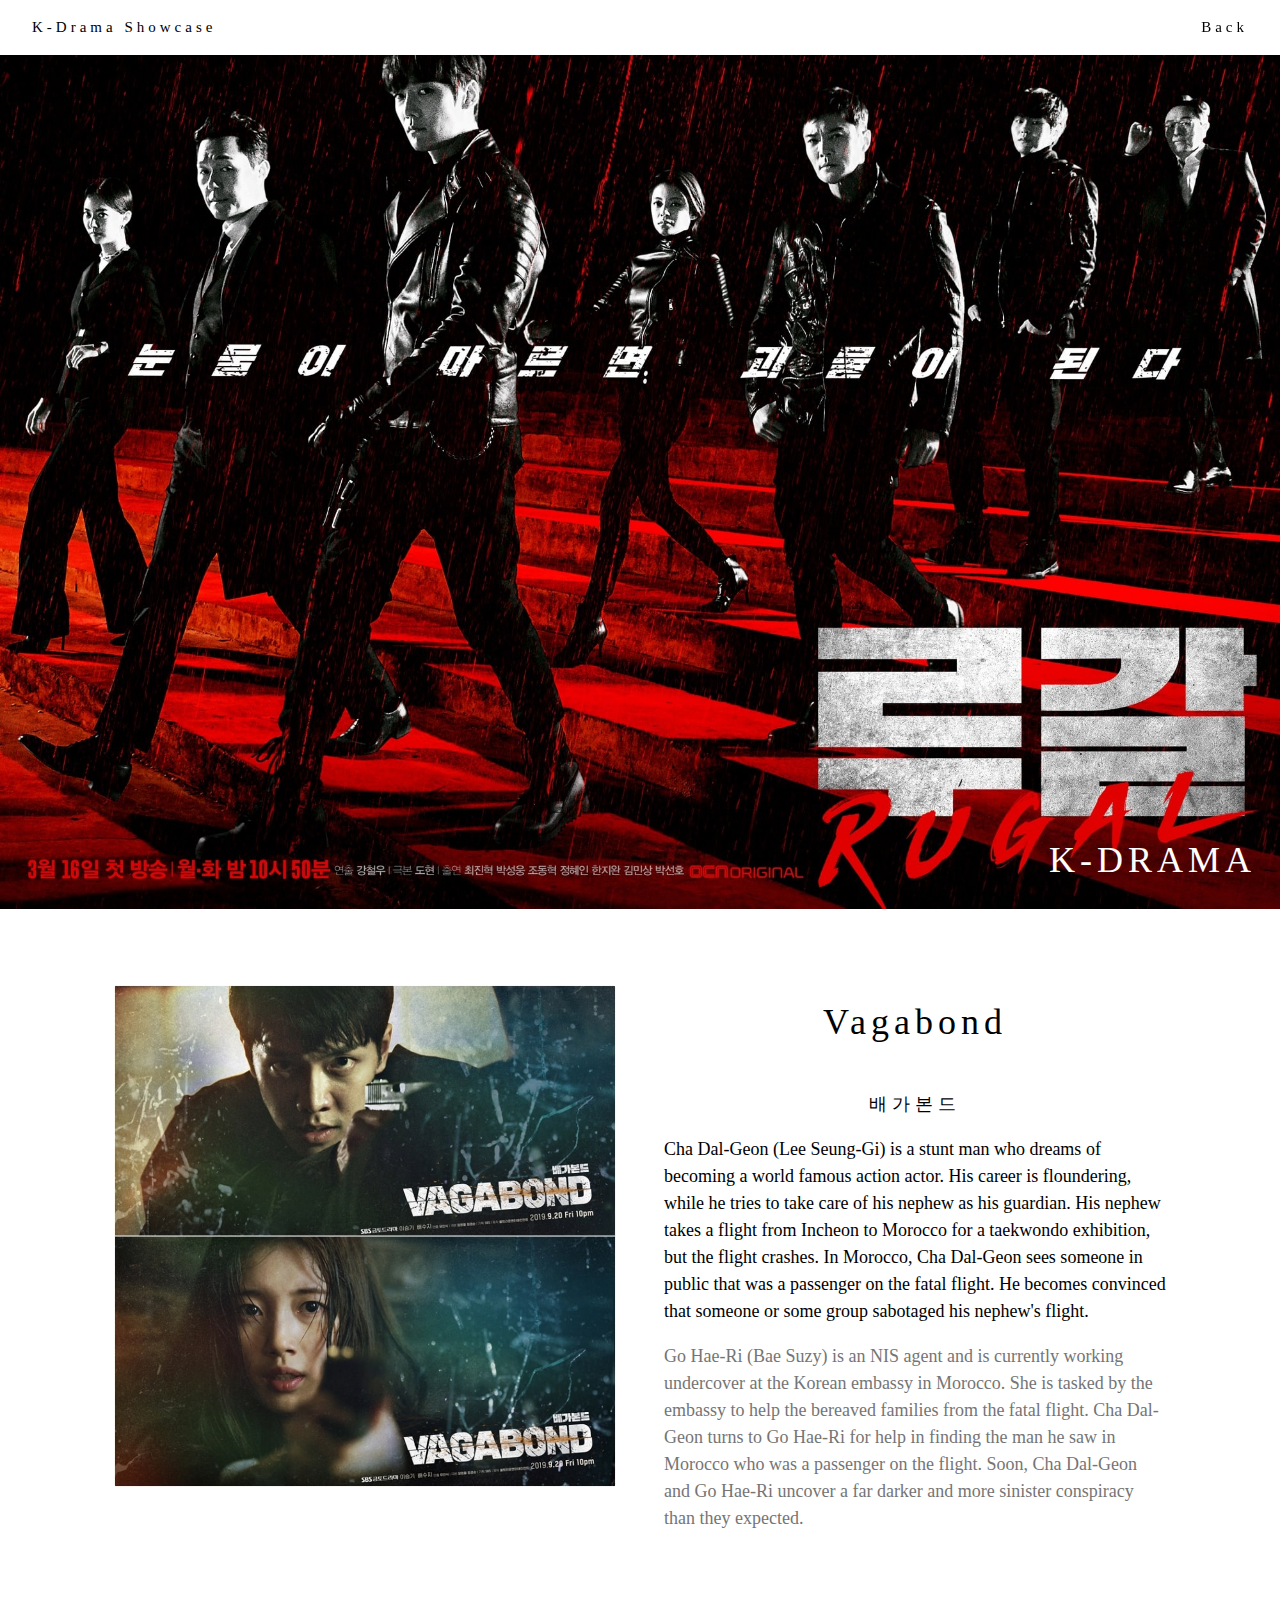
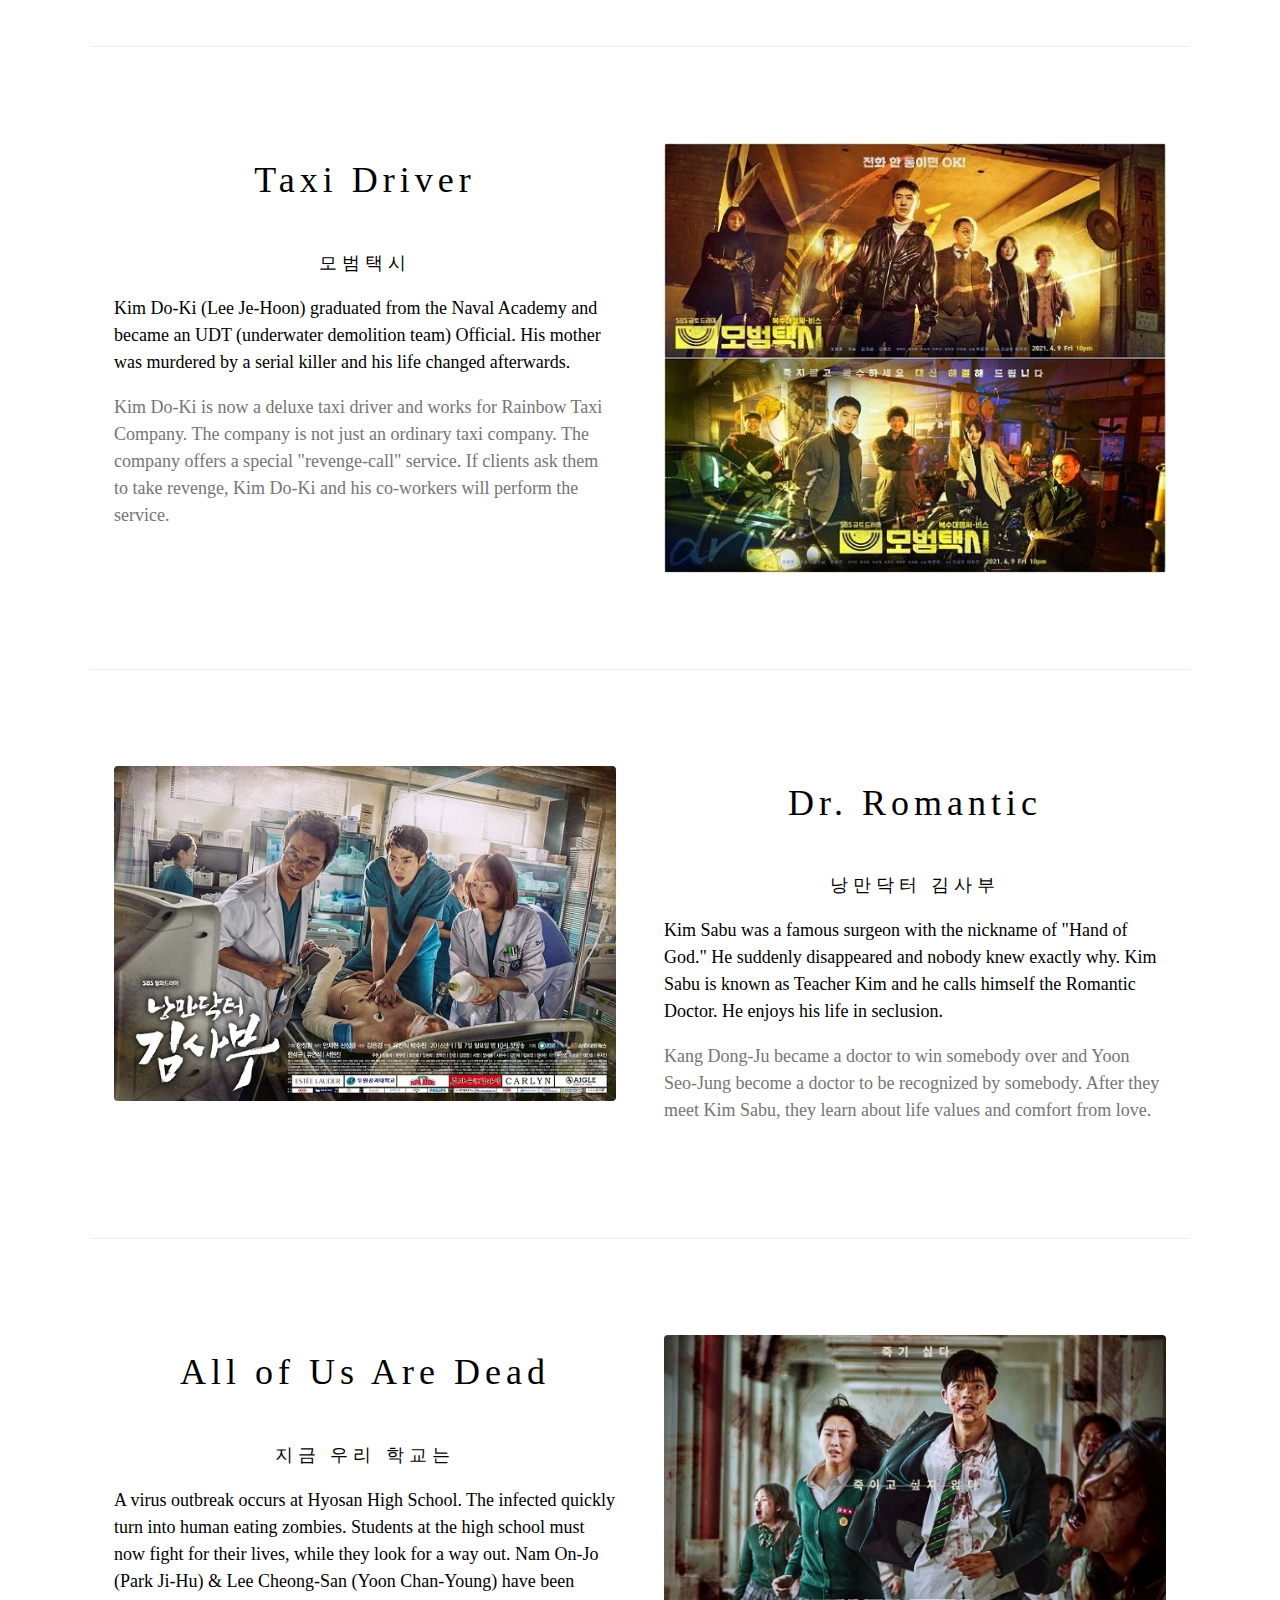
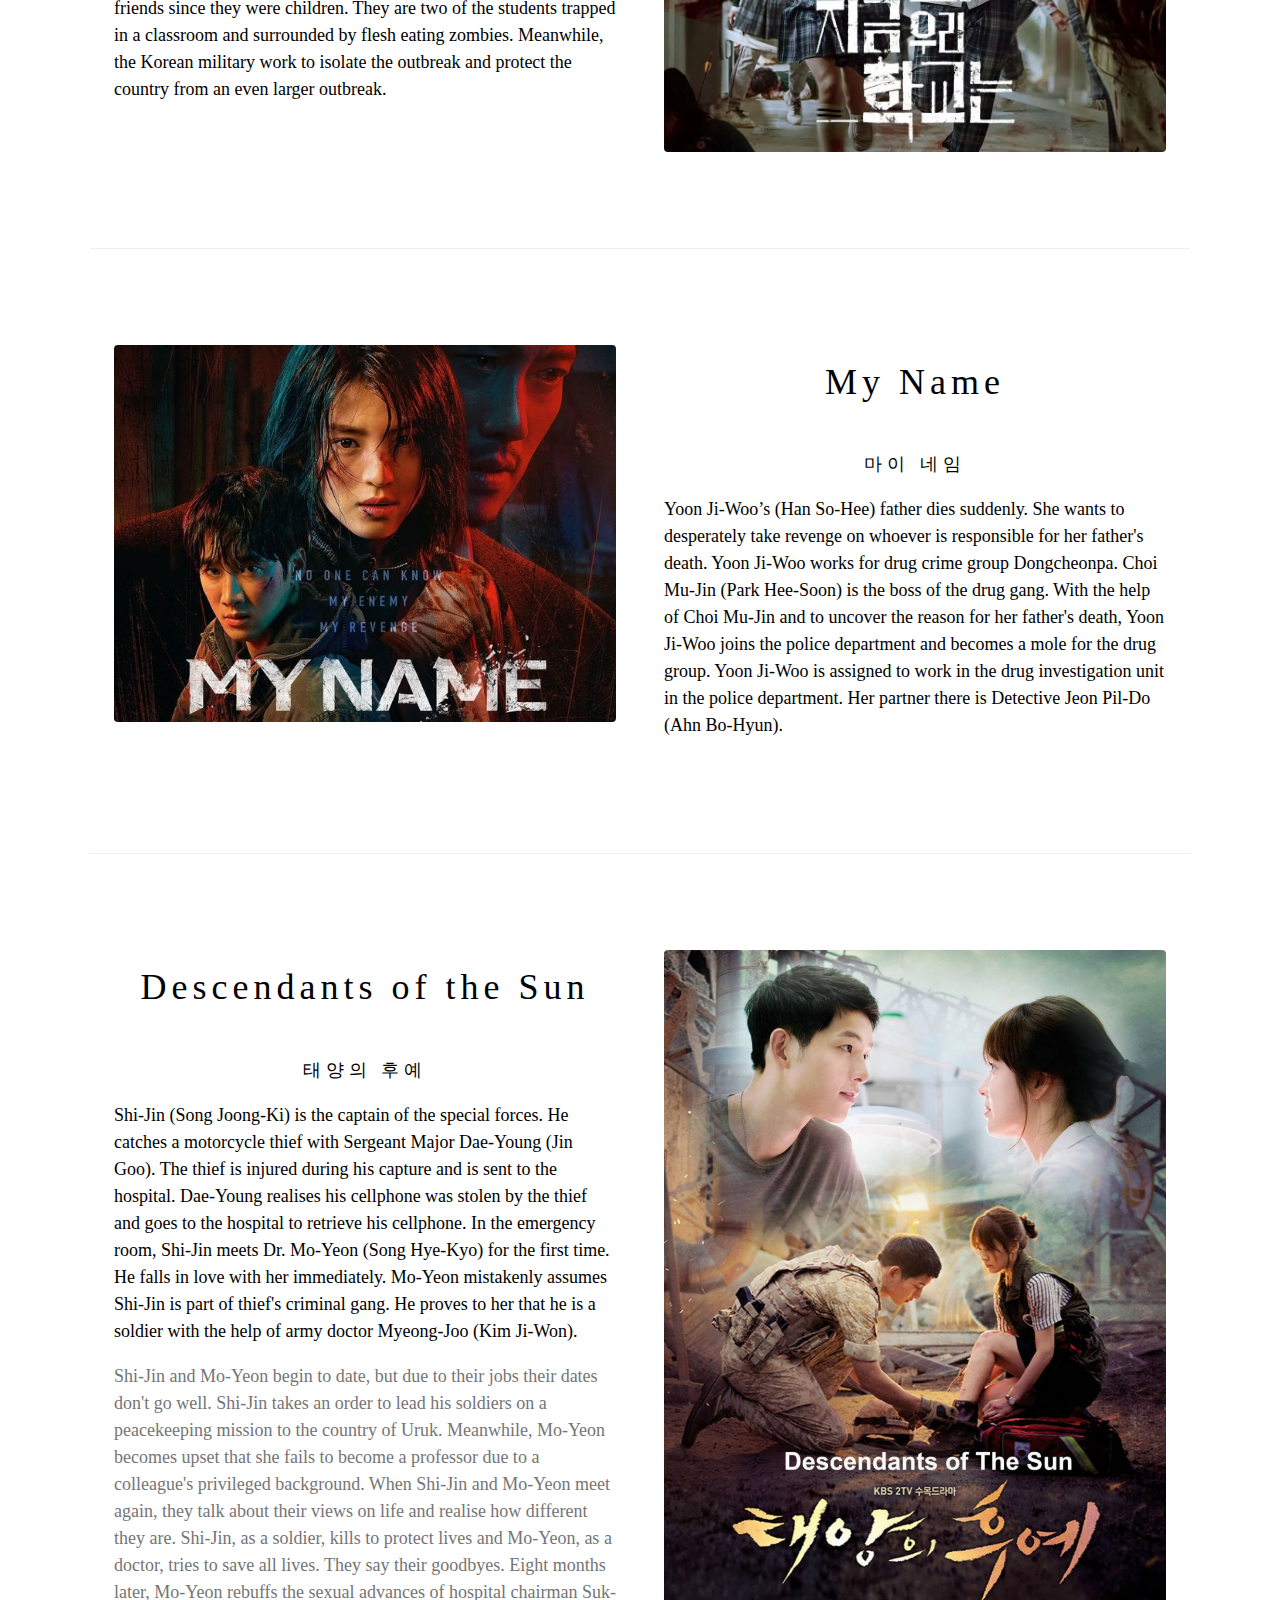
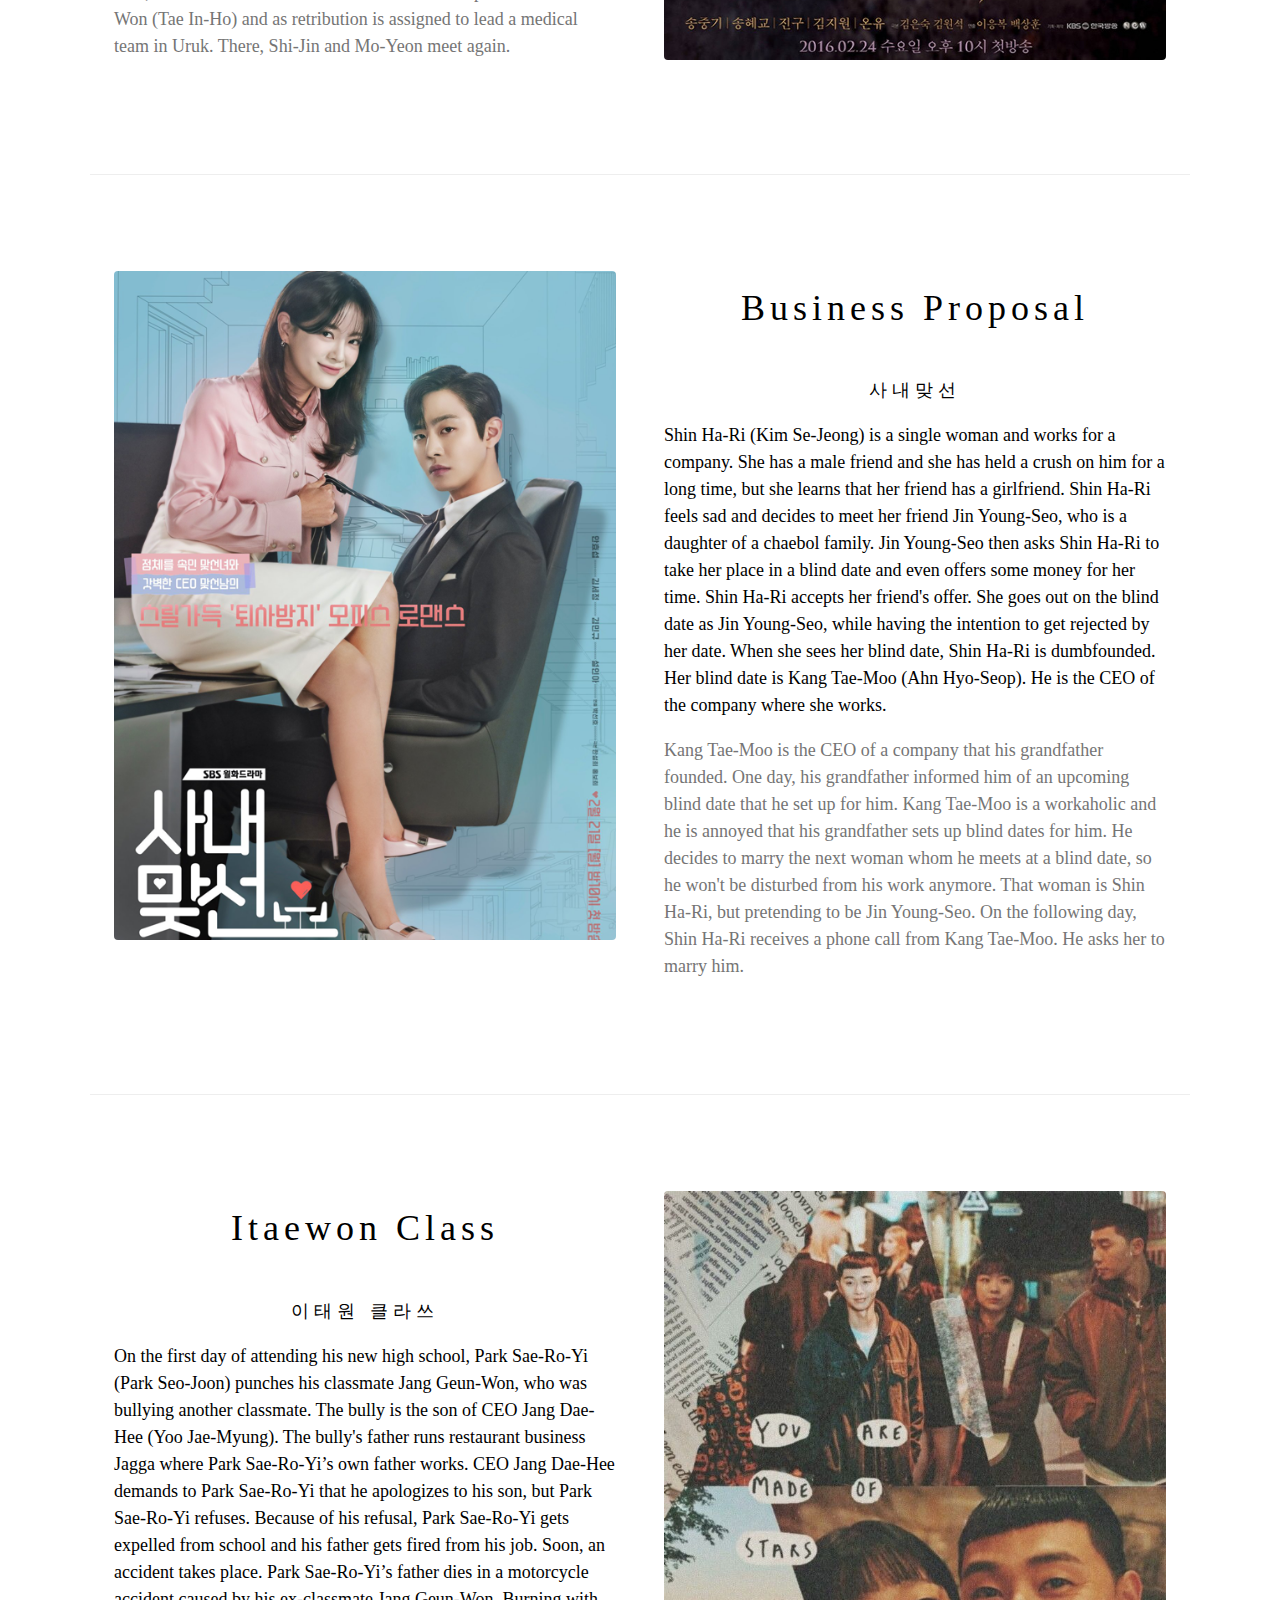
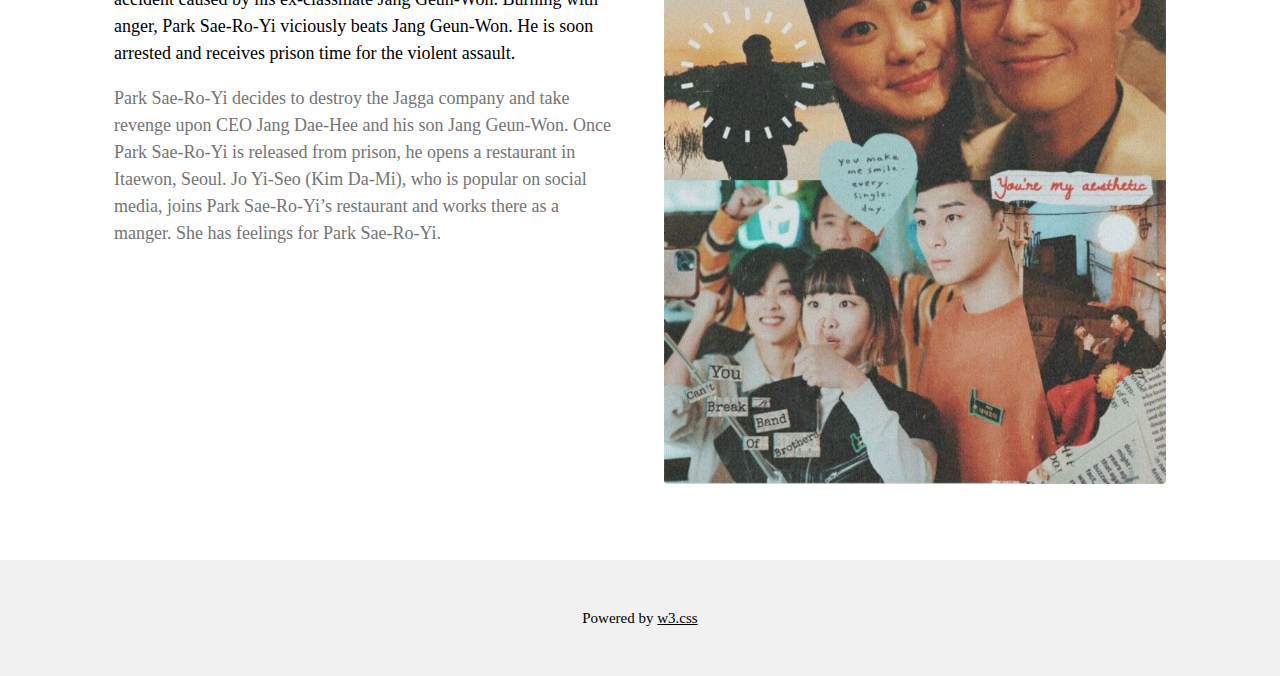
<file: kdrama_W3.html>
<!DOCTYPE html>
<html>
    <head>
        <title>Favorite K-Drama Showcase</title>
        <meta charset="UTF-8">
        <meta name="viewport" content="width=device-width, initial-scale=1">
        <link rel="stylesheet" href="https://www.w3schools.com/w3css/4/w3.css">
        <style>
            body {font-family: "Times New Roman", Georgia, Serif;}
            h1, h2, h3, h4, h5, h6 {
                font-family: "Playfair Display";
                letter-spacing: 5px;
            }
        </style>
    </head>
    <body>
        <!-- Navbar (sit on top) -->
        <div class="w3-top">
            <div class="w3-bar w3-white w3-padding w3-card" style="letter-spacing:4px;">
                <a href="#home" class="w3-bar-item w3-button">K-Drama Showcase</a>
                <!-- Right-sided navbar links. Hide them on small screens -->
                <div class="w3-right">
                    <a href="index.html" class="w3-bar-item w3-button">Back</a>
                </div>
            </div>
        </div>

        <!-- Header -->
        <header class="w3-display-container w3-content w3-wide" style="max-width:1600px;min-width:500px" id="home">
            <img class="w3-image" src="rugal-poster-0.jpg" alt="Food Background" width="1600" height="800">
            <div class="w3-display-bottomright w3-padding-large">
                <h1 class="w3-xxlarge w3-text-white">K-DRAMA</h1>
            </div>
        </header>

        <!-- Page content -->
        <div class="w3-content" style="max-width:1100px">
            <!-- About Section -->
            <div class="w3-row w3-padding-64" id="about">
                <div class="w3-col m6 w3-padding-large w3-hide-small">
                    <img src="vagabond.jpg" class="w3-round w3-image" alt="Vagabond" width="600" height="750">
                </div>

                <div class="w3-col m6 w3-padding-large">
                    <h1 class="w3-center">Vagabond</h1><br>
                    <h5 class="w3-center">배가본드</h5>
                    <p class="w3-large">Cha Dal-Geon (Lee Seung-Gi) is a stunt man who dreams of becoming a world famous action 
                        actor. His career is floundering, while he tries to take care of his nephew as his guardian. His nephew 
                        takes a flight from Incheon to Morocco for a taekwondo exhibition, but the flight crashes. In Morocco, 
                        Cha Dal-Geon sees someone in public that was a passenger on the fatal flight. He becomes convinced that 
                        someone or some group sabotaged his nephew's flight.</p>
                    <p class="w3-large w3-text-grey w3-hide-medium">Go Hae-Ri (Bae Suzy) is an NIS agent and is currently working 
                        undercover at the Korean embassy in Morocco. She is tasked by the embassy to help the bereaved families 
                        from the fatal flight. Cha Dal-Geon turns to Go Hae-Ri for help in finding the man he saw in Morocco who 
                        was a passenger on the flight. Soon, Cha Dal-Geon and Go Hae-Ri uncover a far darker and more sinister 
                        conspiracy than they expected.</p>
                </div>
            </div>
            <hr>
            <div class="w3-row w3-padding-64" id="about">
                <div class="w3-col m6 w3-padding-large w3-hide-small w3-right">
                    <img src="taxi-driver.jpg" class="w3-round w3-image" alt="Taxi Driver" width="600" height="750">
                </div>

                <div class="w3-col m6 w3-padding-large w3-left">
                    <h1 class="w3-center">Taxi Driver</h1><br>
                    <h5 class="w3-center">모범택시</h5>
                    <p class="w3-large">Kim Do-Ki (Lee Je-Hoon) graduated from the Naval Academy and became an UDT 
                        (underwater demolition team) Official. His mother was murdered by a serial killer and his life changed 
                        afterwards.</p>
                    <p class="w3-large w3-text-grey w3-hide-medium">Kim Do-Ki is now a deluxe taxi driver and works for Rainbow 
                        Taxi Company. The company is not just an ordinary taxi company. The company offers a special "revenge-call" 
                        service. If clients ask them to take revenge, Kim Do-Ki and his co-workers will perform the service.</p>
                </div>
            </div>
            <hr>
            <div class="w3-row w3-padding-64" id="about">
                <div class="w3-col m6 w3-padding-large w3-hide-small">
                    <img src="dr_romantic_1.width-800.jpegquality-80.jpg" class="w3-round w3-image" alt="Dr. Romantic" width="600" height="750">
                </div>

                <div class="w3-col m6 w3-padding-large">
                    <h1 class="w3-center">Dr. Romantic</h1><br>
                    <h5 class="w3-center">낭만닥터 김사부</h5>
                    <p class="w3-large">Kim Sabu was a famous surgeon with the nickname of "Hand of God." He suddenly disappeared 
                        and nobody knew exactly why. Kim Sabu is known as Teacher Kim and he calls himself the Romantic Doctor. 
                        He enjoys his life in seclusion.</p>
                    <p class="w3-large w3-text-grey w3-hide-medium">Kang Dong-Ju became a doctor to win somebody over and 
                        Yoon Seo-Jung become a doctor to be recognized by somebody. After they meet Kim Sabu, they learn about 
                        life values and comfort from love.</p>
                </div>
            </div>
            <hr>
            <div class="w3-row w3-padding-64" id="about">
                <div class="w3-col m6 w3-padding-large w3-hide-small w3-right">
                    <img src="All_of_Us_Are_Dead.jpg" class="w3-round w3-image" alt="All_of_Us_Are_Dead" width="600" height="750">
                </div>

                <div class="w3-col m6 w3-padding-large w3-left">
                    <h1 class="w3-center">All of Us Are Dead</h1><br>
                    <h5 class="w3-center">지금 우리 학교는</h5>
                    <p class="w3-large">A virus outbreak occurs at Hyosan High School. The infected quickly turn into human eating 
                        zombies. Students at the high school must now fight for their lives, while they look for a way out. 
                        Nam On-Jo (Park Ji-Hu) & Lee Cheong-San (Yoon Chan-Young) have been friends since they were children. 
                        They are two of the students trapped in a classroom and surrounded by flesh eating zombies. Meanwhile, 
                        the Korean military work to isolate the outbreak and protect the country from an even larger outbreak.</p>
                </div>
            </div>
            <hr>
            <div class="w3-row w3-padding-64" id="about">
                <div class="w3-col m6 w3-padding-large w3-hide-small">
                    <img src="myname.jpg" class="w3-round w3-image" alt="My Name" width="600" height="750">
                </div>

                <div class="w3-col m6 w3-padding-large">
                    <h1 class="w3-center">My Name</h1><br>
                    <h5 class="w3-center">마이 네임</h5>
                    <p class="w3-large">Yoon Ji-Woo’s (Han So-Hee) father dies suddenly. She wants to desperately take revenge on 
                        whoever is responsible for her father's death. Yoon Ji-Woo works for drug crime group Dongcheonpa. 
                        Choi Mu-Jin (Park Hee-Soon) is the boss of the drug gang. With the help of Choi Mu-Jin and to uncover the 
                        reason for her father's death, Yoon Ji-Woo joins the police department and becomes a mole for the drug 
                        group. Yoon Ji-Woo is assigned to work in the drug investigation unit in the police department. Her partner 
                        there is Detective Jeon Pil-Do (Ahn Bo-Hyun).</p>
                </div>
            </div>
            <hr>
            <div class="w3-row w3-padding-64" id="about">
                <div class="w3-col m6 w3-padding-large w3-hide-small w3-right">
                    <img src="dots.jpg" class="w3-round w3-image" alt="DoTS" width="600" height="750">
                </div>

                <div class="w3-col m6 w3-padding-large w3-left">
                    <h1 class="w3-center">Descendants of the Sun</h1><br>
                    <h5 class="w3-center">태양의 후예</h5>
                    <p class="w3-large">Shi-Jin (Song Joong-Ki) is the captain of the special forces. He catches a motorcycle thief 
                        with Sergeant Major Dae-Young (Jin Goo). The thief is injured during his capture and is sent to the hospital. 
                        Dae-Young realises his cellphone was stolen by the thief and goes to the hospital to retrieve his cellphone. 
                        In the emergency room, Shi-Jin meets Dr. Mo-Yeon (Song Hye-Kyo) for the first time. He falls in love with 
                        her immediately. Mo-Yeon mistakenly assumes Shi-Jin is part of thief's criminal gang. He proves to her that 
                        he is a soldier with the help of army doctor Myeong-Joo (Kim Ji-Won).</p>
                    <p class="w3-large w3-text-grey w3-hide-medium">Shi-Jin and Mo-Yeon begin to date, but due to their jobs their 
                        dates don't go well. Shi-Jin takes an order to lead his soldiers on a peacekeeping mission to the country 
                        of Uruk. Meanwhile, Mo-Yeon becomes upset that she fails to become a professor due to a colleague's 
                        privileged background. When Shi-Jin and Mo-Yeon meet again, they talk about their views on life and realise 
                        how different they are. Shi-Jin, as a soldier, kills to protect lives and Mo-Yeon, as a doctor, tries to 
                        save all lives. They say their goodbyes. Eight months later, Mo-Yeon rebuffs the sexual advances of hospital 
                        chairman Suk-Won (Tae In-Ho) and as retribution is assigned to lead a medical team in Uruk. There, Shi-Jin 
                        and Mo-Yeon meet again.</p>
                </div>
            </div>
            <hr>
            <div class="w3-row w3-padding-64" id="about">
                <div class="w3-col m6 w3-padding-large w3-hide-small">
                    <img src="businessProposal.jpg" class="w3-round w3-image" alt="Business Proposal" width="600" height="750">
                </div>

                <div class="w3-col m6 w3-padding-large">
                    <h1 class="w3-center">Business Proposal</h1><br>
                    <h5 class="w3-center">사내맞선</h5>
                    <p class="w3-large">Shin Ha-Ri (Kim Se-Jeong) is a single woman and works for a company. She has a male friend 
                        and she has held a crush on him for a long time, but she learns that her friend has a girlfriend. 
                        Shin Ha-Ri feels sad and decides to meet her friend Jin Young-Seo, who is a daughter of a chaebol family. 
                        Jin Young-Seo then asks Shin Ha-Ri to take her place in a blind date and even offers some money for her 
                        time. Shin Ha-Ri accepts her friend's offer. She goes out on the blind date as Jin Young-Seo, while having 
                        the intention to get rejected by her date. When she sees her blind date, Shin Ha-Ri is dumbfounded. Her 
                        blind date is Kang Tae-Moo (Ahn Hyo-Seop). He is the CEO of the company where she works.</p>
                    <p class="w3-large w3-text-grey w3-hide-medium">Kang Tae-Moo is the CEO of a company that his grandfather 
                        founded. One day, his grandfather informed him of an upcoming blind date that he set up for him. 
                        Kang Tae-Moo is a workaholic and he is annoyed that his grandfather sets up blind dates for him. He decides 
                        to marry the next woman whom he meets at a blind date, so he won't be disturbed from his work anymore. 
                        That woman is Shin Ha-Ri, but pretending to be Jin Young-Seo. On the following day, Shin Ha-Ri receives a 
                        phone call from Kang Tae-Moo. He asks her to marry him.</p>
                </div>
            </div>
            <hr>
            <div class="w3-row w3-padding-64" id="about">
                <div class="w3-col m6 w3-padding-large w3-hide-small w3-right">
                    <img src="korean-drama-itaewon-class-stars-kjzzburs4e8bzdq6.jpg" class="w3-round w3-image" alt="Itaewon Class" width="600" height="750">
                </div>

                <div class="w3-col m6 w3-padding-large w3-left">
                    <h1 class="w3-center">Itaewon Class</h1><br>
                    <h5 class="w3-center">이태원 클라쓰</h5>
                    <p class="w3-large">On the first day of attending his new high school, Park Sae-Ro-Yi (Park Seo-Joon) punches 
                        his classmate Jang Geun-Won, who was bullying another classmate. The bully is the son of CEO Jang Dae-Hee 
                        (Yoo Jae-Myung). The bully's father runs restaurant business Jagga where Park Sae-Ro-Yi’s own father works. 
                        CEO Jang Dae-Hee demands to Park Sae-Ro-Yi that he apologizes to his son, but Park Sae-Ro-Yi refuses. 
                        Because of his refusal, Park Sae-Ro-Yi gets expelled from school and his father gets fired from his job. 
                        Soon, an accident takes place. Park Sae-Ro-Yi’s father dies in a motorcycle accident caused by his 
                        ex-classmate Jang Geun-Won. Burning with anger, Park Sae-Ro-Yi viciously beats Jang Geun-Won. He is soon 
                        arrested and receives prison time for the violent assault.</p>
                    <p class="w3-large w3-text-grey w3-hide-medium">Park Sae-Ro-Yi decides to destroy the Jagga company and take 
                        revenge upon CEO Jang Dae-Hee and his son Jang Geun-Won. Once Park Sae-Ro-Yi is released from prison, he 
                        opens a restaurant in Itaewon, Seoul. Jo Yi-Seo (Kim Da-Mi), who is popular on social media, joins 
                        Park Sae-Ro-Yi’s restaurant and works there as a manger. She has feelings for Park Sae-Ro-Yi.</p>
                </div>
            </div>
        <!-- End page content -->
        </div>
        <!-- Footer -->
        <footer class="w3-center w3-light-grey w3-padding-32">
            <p>Powered by <a href="https://www.w3schools.com/w3css/default.asp" title="W3.CSS" target="_blank" class="w3-hover-text-green">w3.css</a></p>
        </footer>
    </body>
</html>
</file>
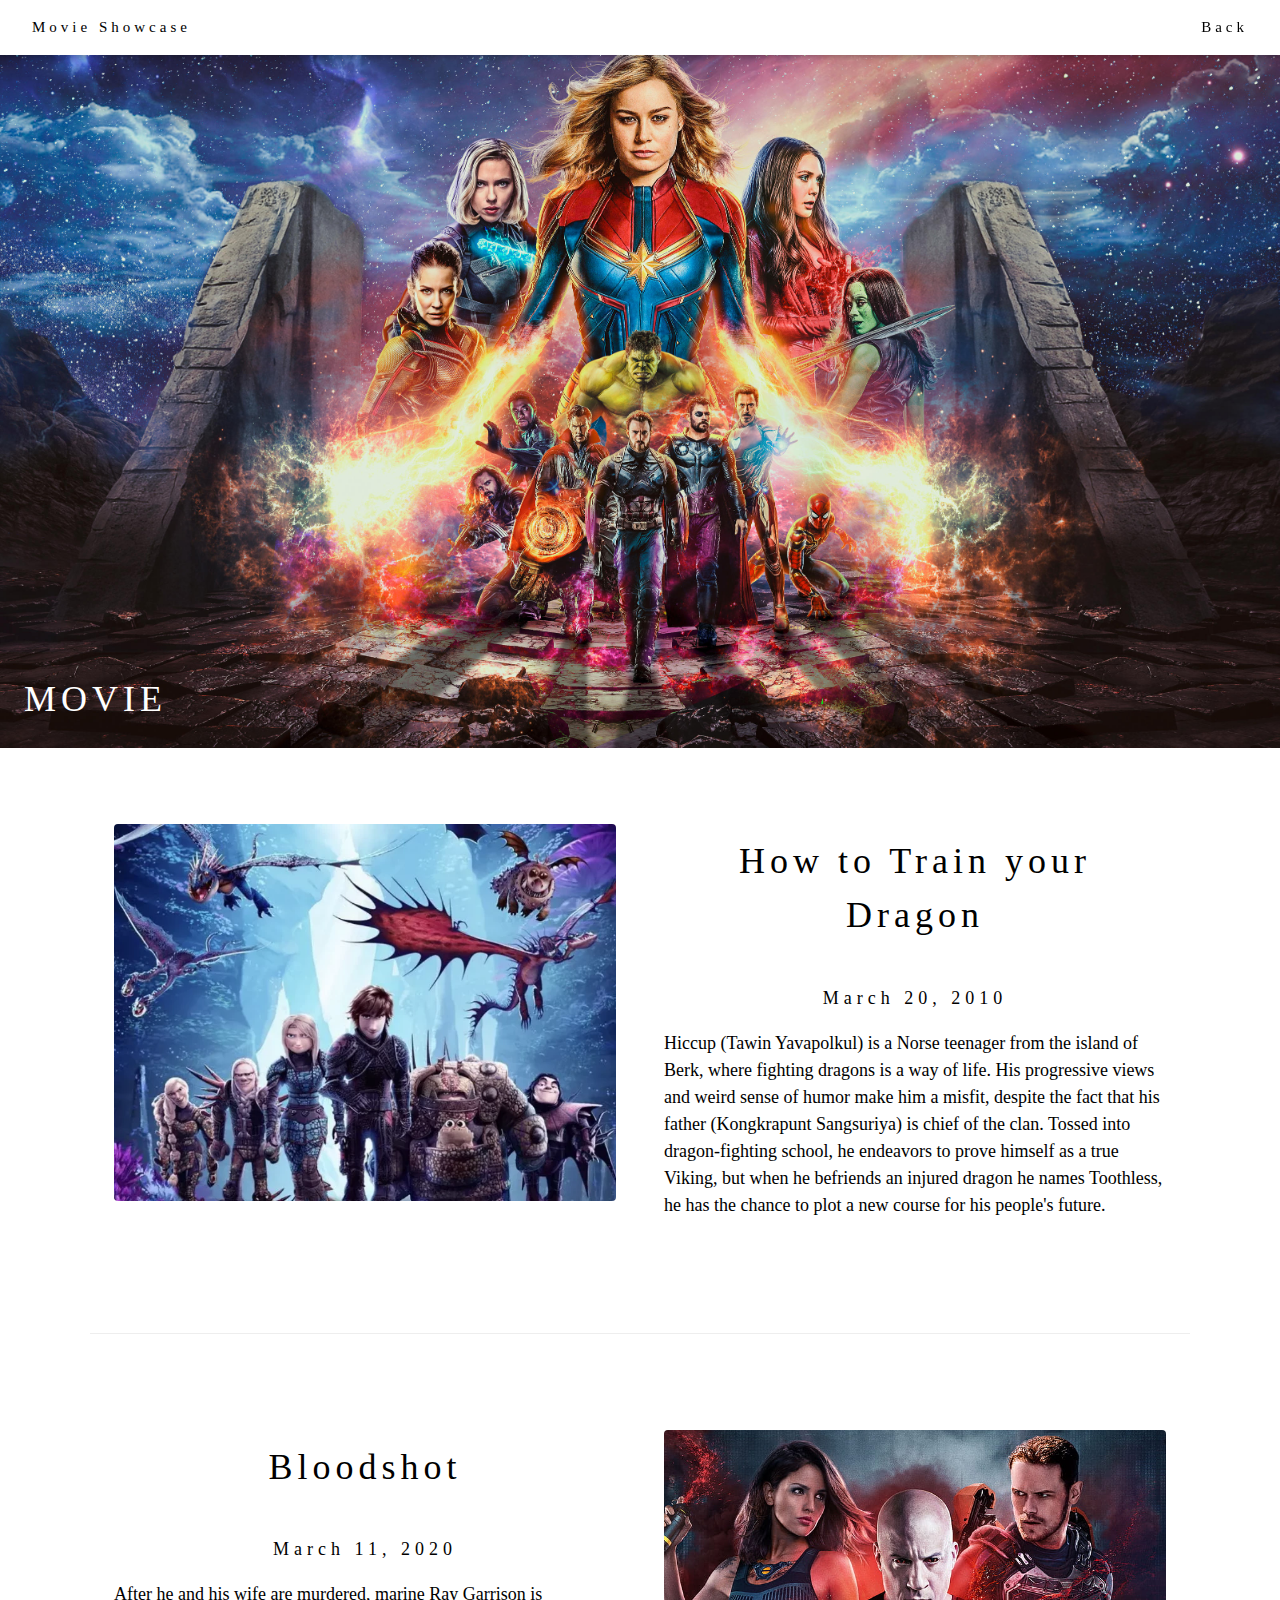
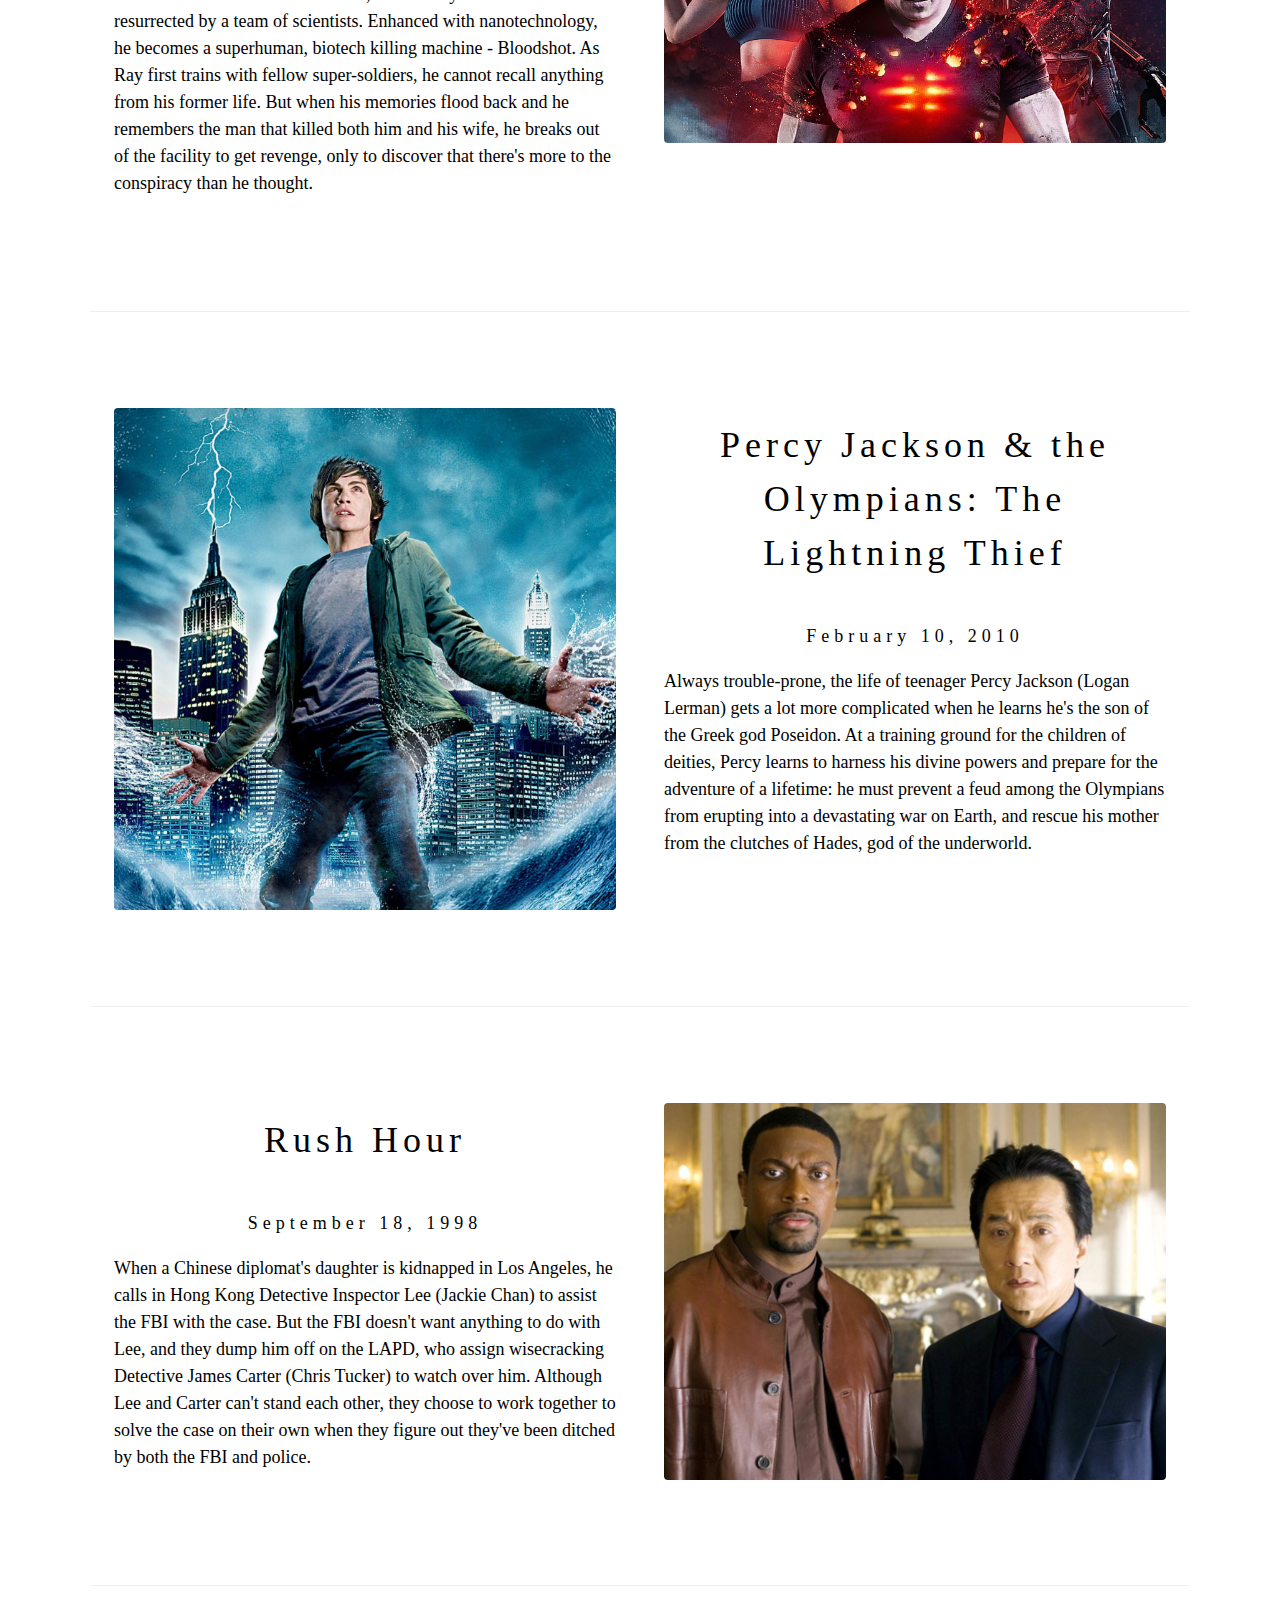
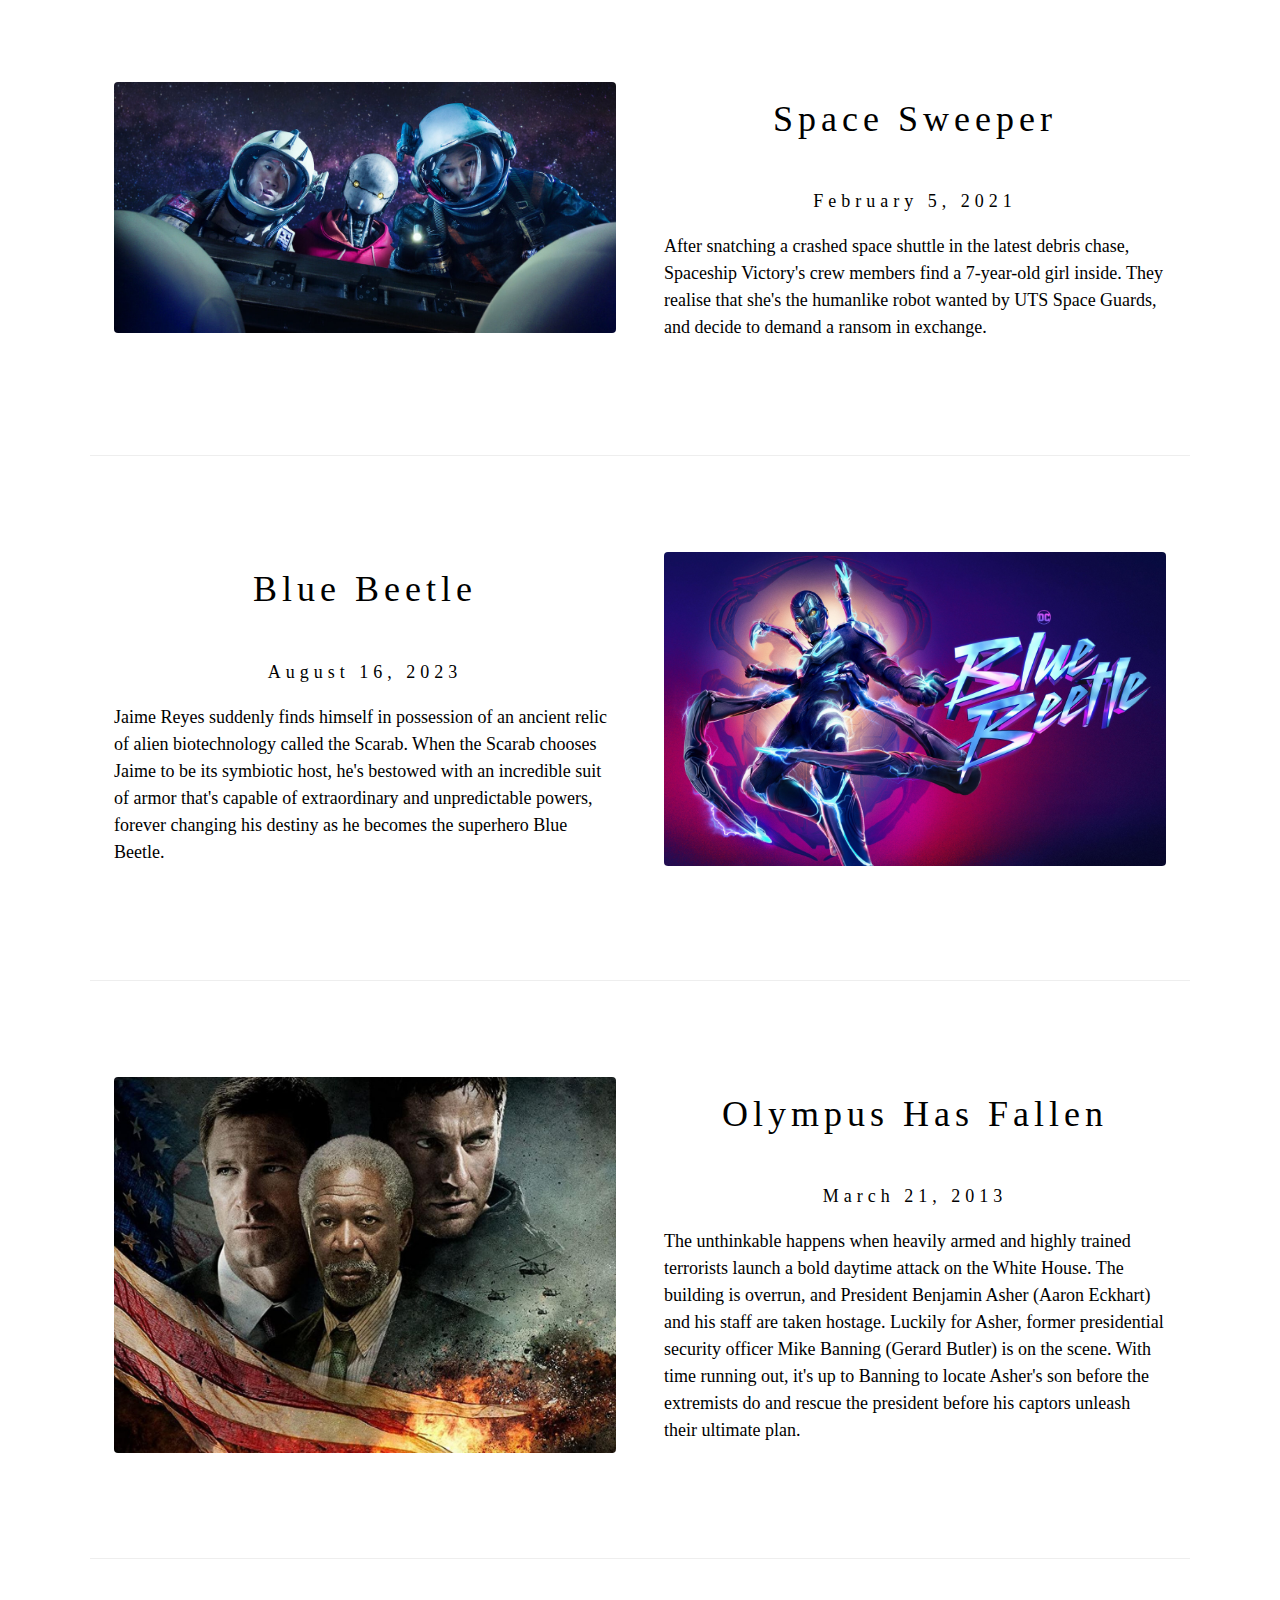
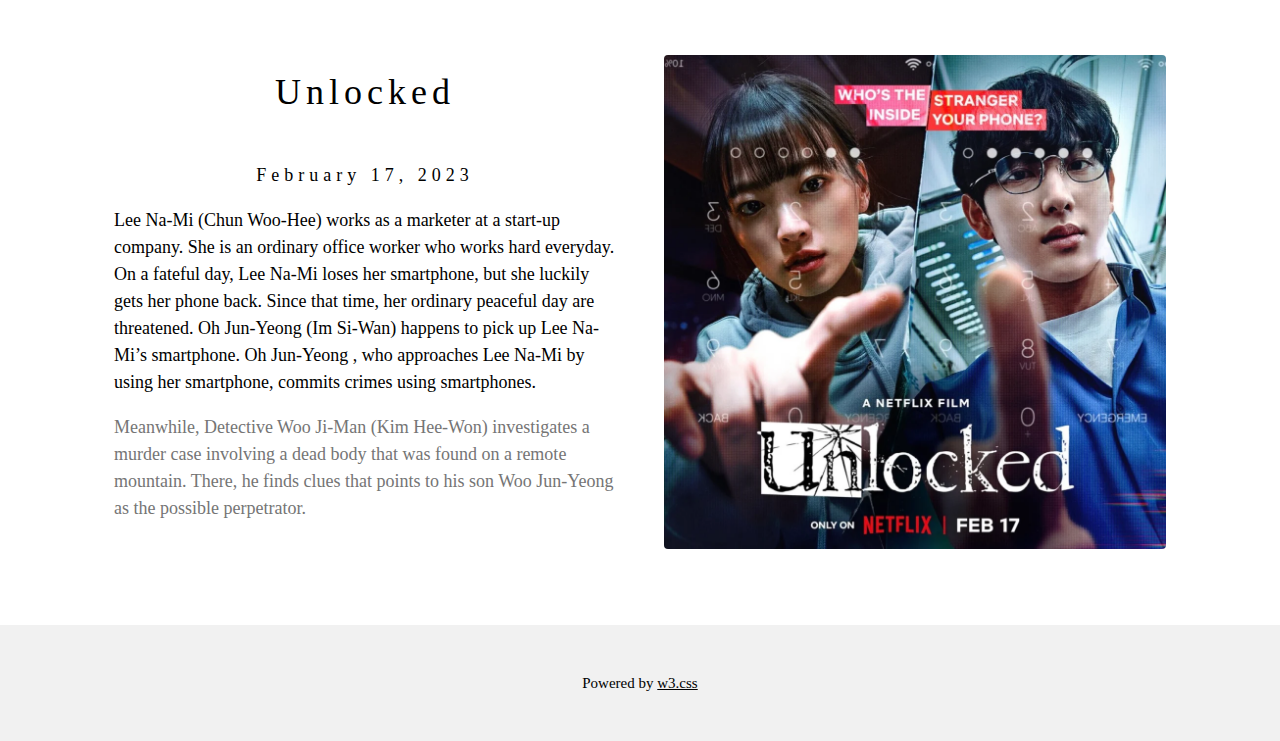
<file: movie_W3.html>
<!DOCTYPE html>
<html>
    <head>
        <title>Favorite Movie Showcase</title>
        <meta charset="UTF-8">
        <meta name="viewport" content="width=device-width, initial-scale=1">
        <link rel="stylesheet" href="https://www.w3schools.com/w3css/4/w3.css">
        <style>
            body {font-family: "Times New Roman", Georgia, Serif;}
            h1, h2, h3, h4, h5, h6 {
                font-family: "Playfair Display";
                letter-spacing: 5px;
            }
        </style>
    </head>
    <body>
        <!-- Navbar (sit on top) -->
        <div class="w3-top">
            <div class="w3-bar w3-white w3-padding w3-card" style="letter-spacing:4px;">
                <a href="#home" class="w3-bar-item w3-button">Movie Showcase</a>
                <!-- Right-sided navbar links. Hide them on small screens -->
                <div class="w3-right">
                    <a href="index.html" class="w3-bar-item w3-button">Back</a>
                </div>
            </div>
        </div>

        <!-- Header -->
        <header class="w3-display-container w3-content w3-wide" style="max-width:1600px;min-width:500px" id="home">
            <img class="w3-image" src="movie_background.png" alt="Food Background" width="1600" height="800">
            <div class="w3-display-bottomleft w3-padding-large">
                <h1 class="w3-xxlarge w3-text-white">MOVIE</h1>
            </div>
        </header>

        <!-- Page content -->
        <div class="w3-content" style="max-width:1100px">
            <!-- About Section -->
            <div class="w3-row w3-padding-64" id="about">
                <div class="w3-col m6 w3-padding-large w3-hide-small">
                    <img src="dragon.jpg" class="w3-round w3-image" alt="How to Train Your Dragon" width="600" height="750">
                </div>

                <div class="w3-col m6 w3-padding-large">
                    <h1 class="w3-center">How to Train your Dragon</h1><br>
                    <h5 class="w3-center">March 20, 2010</h5>
                    <p class="w3-large">Hiccup (Tawin Yavapolkul) is a Norse teenager from the island of Berk, where fighting 
                        dragons is a way of life. His progressive views and weird sense of humor make him a misfit, despite the 
                        fact that his father (Kongkrapunt Sangsuriya) is chief of the clan. Tossed into dragon-fighting school, 
                        he endeavors to prove himself as a true Viking, but when he befriends an injured dragon he names Toothless, 
                        he has the chance to plot a new course for his people's future.</p>
                </div>
            </div>
            <hr>
            <div class="w3-row w3-padding-64" id="about">
                <div class="w3-col m6 w3-padding-large w3-hide-small w3-right">
                    <img src="bloodshot.jpg" class="w3-round w3-image" alt="Bloodshot" width="600" height="750">
                </div>

                <div class="w3-col m6 w3-padding-large w3-left">
                    <h1 class="w3-center">Bloodshot</h1><br>
                    <h5 class="w3-center">March 11, 2020</h5>
                    <p class="w3-large">After he and his wife are murdered, marine Ray Garrison is resurrected by a team of 
                        scientists. Enhanced with nanotechnology, he becomes a superhuman, biotech killing machine - Bloodshot. 
                        As Ray first trains with fellow super-soldiers, he cannot recall anything from his former life. But when 
                        his memories flood back and he remembers the man that killed both him and his wife, he breaks out of the 
                        facility to get revenge, only to discover that there's more to the conspiracy than he thought.</p>
                </div>
            </div>
            <hr>
            <div class="w3-row w3-padding-64" id="about">
                <div class="w3-col m6 w3-padding-large w3-hide-small">
                    <img src="percy_jackson.jpg" class="w3-round w3-image" alt="Percy Jackson" width="600" height="750">
                </div>

                <div class="w3-col m6 w3-padding-large">
                    <h1 class="w3-center">Percy Jackson & the Olympians: The Lightning Thief</h1><br>
                    <h5 class="w3-center">February 10, 2010</h5>
                    <p class="w3-large">Always trouble-prone, the life of teenager Percy Jackson (Logan Lerman) gets a lot more 
                        complicated when he learns he's the son of the Greek god Poseidon. At a training ground for the children 
                        of deities, Percy learns to harness his divine powers and prepare for the adventure of a lifetime: he must 
                        prevent a feud among the Olympians from erupting into a devastating war on Earth, and rescue his mother 
                        from the clutches of Hades, god of the underworld.</p>
                </div>
            </div>
            <hr>
            <div class="w3-row w3-padding-64" id="about">
                <div class="w3-col m6 w3-padding-large w3-hide-small w3-right">
                    <img src="rush hour.jpg" class="w3-round w3-image" alt="Rush Hour" width="600" height="750">
                </div>

                <div class="w3-col m6 w3-padding-large w3-left">
                    <h1 class="w3-center">Rush Hour</h1><br>
                    <h5 class="w3-center">September 18, 1998</h5>
                    <p class="w3-large">When a Chinese diplomat's daughter is kidnapped in Los Angeles, he calls in Hong Kong 
                        Detective Inspector Lee (Jackie Chan) to assist the FBI with the case. But the FBI doesn't want anything to 
                        do with Lee, and they dump him off on the LAPD, who assign wisecracking Detective James Carter (Chris 
                        Tucker) to watch over him. Although Lee and Carter can't stand each other, they choose to work together to 
                        solve the case on their own when they figure out they've been ditched by both the FBI and police.</p>
                </div>
            </div>
            <hr>
            <div class="w3-row w3-padding-64" id="about">
                <div class="w3-col m6 w3-padding-large w3-hide-small">
                    <img src="space-sweepers-netflix-feat.jpg" class="w3-round w3-image" alt="Space Sweepers" width="600" height="750">
                </div>

                <div class="w3-col m6 w3-padding-large">
                    <h1 class="w3-center">Space Sweeper</h1><br>
                    <h5 class="w3-center">February 5, 2021</h5>
                    <p class="w3-large">After snatching a crashed space shuttle in the latest debris chase, Spaceship Victory's 
                        crew members find a 7-year-old girl inside. They realise that she's the humanlike robot wanted by UTS 
                        Space Guards, and decide to demand a ransom in exchange.</p>
                </div>
            </div>
            <hr>
            <div class="w3-row w3-padding-64" id="about">
                <div class="w3-col m6 w3-padding-large w3-hide-small w3-right">
                    <img src="Blue-Beetle-movie-featured-1000x700.jpg" class="w3-round w3-image" alt="Blue Beetle" width="600" height="750">
                </div>

                <div class="w3-col m6 w3-padding-large w3-left">
                    <h1 class="w3-center">Blue Beetle</h1><br>
                    <h5 class="w3-center">August 16, 2023</h5>
                    <p class="w3-large">Jaime Reyes suddenly finds himself in possession of an ancient relic of alien biotechnology 
                        called the Scarab. When the Scarab chooses Jaime to be its symbiotic host, he's bestowed with an incredible 
                        suit of armor that's capable of extraordinary and unpredictable powers, forever changing his destiny as he 
                        becomes the superhero Blue Beetle.</p>
                </div>
            </div>
            <hr>
            <div class="w3-row w3-padding-64" id="about">
                <div class="w3-col m6 w3-padding-large w3-hide-small">
                    <img src="olympus.jpg" class="w3-round w3-image" alt="Olympus Has Fallen" width="600" height="750">
                </div>

                <div class="w3-col m6 w3-padding-large">
                    <h1 class="w3-center">Olympus Has Fallen</h1><br>
                    <h5 class="w3-center">March 21, 2013</h5>
                    <p class="w3-large">The unthinkable happens when heavily armed and highly trained terrorists launch a bold 
                        daytime attack on the White House. The building is overrun, and President Benjamin Asher (Aaron Eckhart) 
                        and his staff are taken hostage. Luckily for Asher, former presidential security officer Mike Banning 
                        (Gerard Butler) is on the scene. With time running out, it's up to Banning to locate Asher's son before 
                        the extremists do and rescue the president before his captors unleash their ultimate plan.</p>
                </div>
            </div>
            <hr>
            <div class="w3-row w3-padding-64" id="about">
                <div class="w3-col m6 w3-padding-large w3-hide-small w3-right">
                    <img src="unlocked.jpg" class="w3-round w3-image" alt="Unlocked" width="600" height="750">
                </div>

                <div class="w3-col m6 w3-padding-large w3-left">
                    <h1 class="w3-center">Unlocked</h1><br>
                    <h5 class="w3-center">February 17, 2023</h5>
                    <p class="w3-large">Lee Na-Mi (Chun Woo-Hee) works as a marketer at a start-up company. She is an ordinary 
                        office worker who works hard everyday. On a fateful day, Lee Na-Mi loses her smartphone, but she luckily 
                        gets her phone back. Since that time, her ordinary peaceful day are threatened. Oh Jun-Yeong (Im Si-Wan) 
                        happens to pick up Lee Na-Mi’s smartphone. Oh Jun-Yeong , who approaches Lee Na-Mi by using her smartphone, 
                        commits crimes using smartphones.</p>
                    <p class="w3-large w3-text-grey w3-hide-medium">Meanwhile, Detective Woo Ji-Man (Kim Hee-Won) investigates a 
                        murder case involving a dead body that was found on a remote mountain. There, he finds clues that points 
                        to his son Woo Jun-Yeong as the possible perpetrator.</p>
                </div>
            </div>
        <!-- End page content -->
        </div>
        <!-- Footer -->
        <footer class="w3-center w3-light-grey w3-padding-32">
            <p>Powered by <a href="https://www.w3schools.com/w3css/default.asp" title="W3.CSS" target="_blank" class="w3-hover-text-green">w3.css</a></p>
        </footer>
    </body>
</html>
</file>
